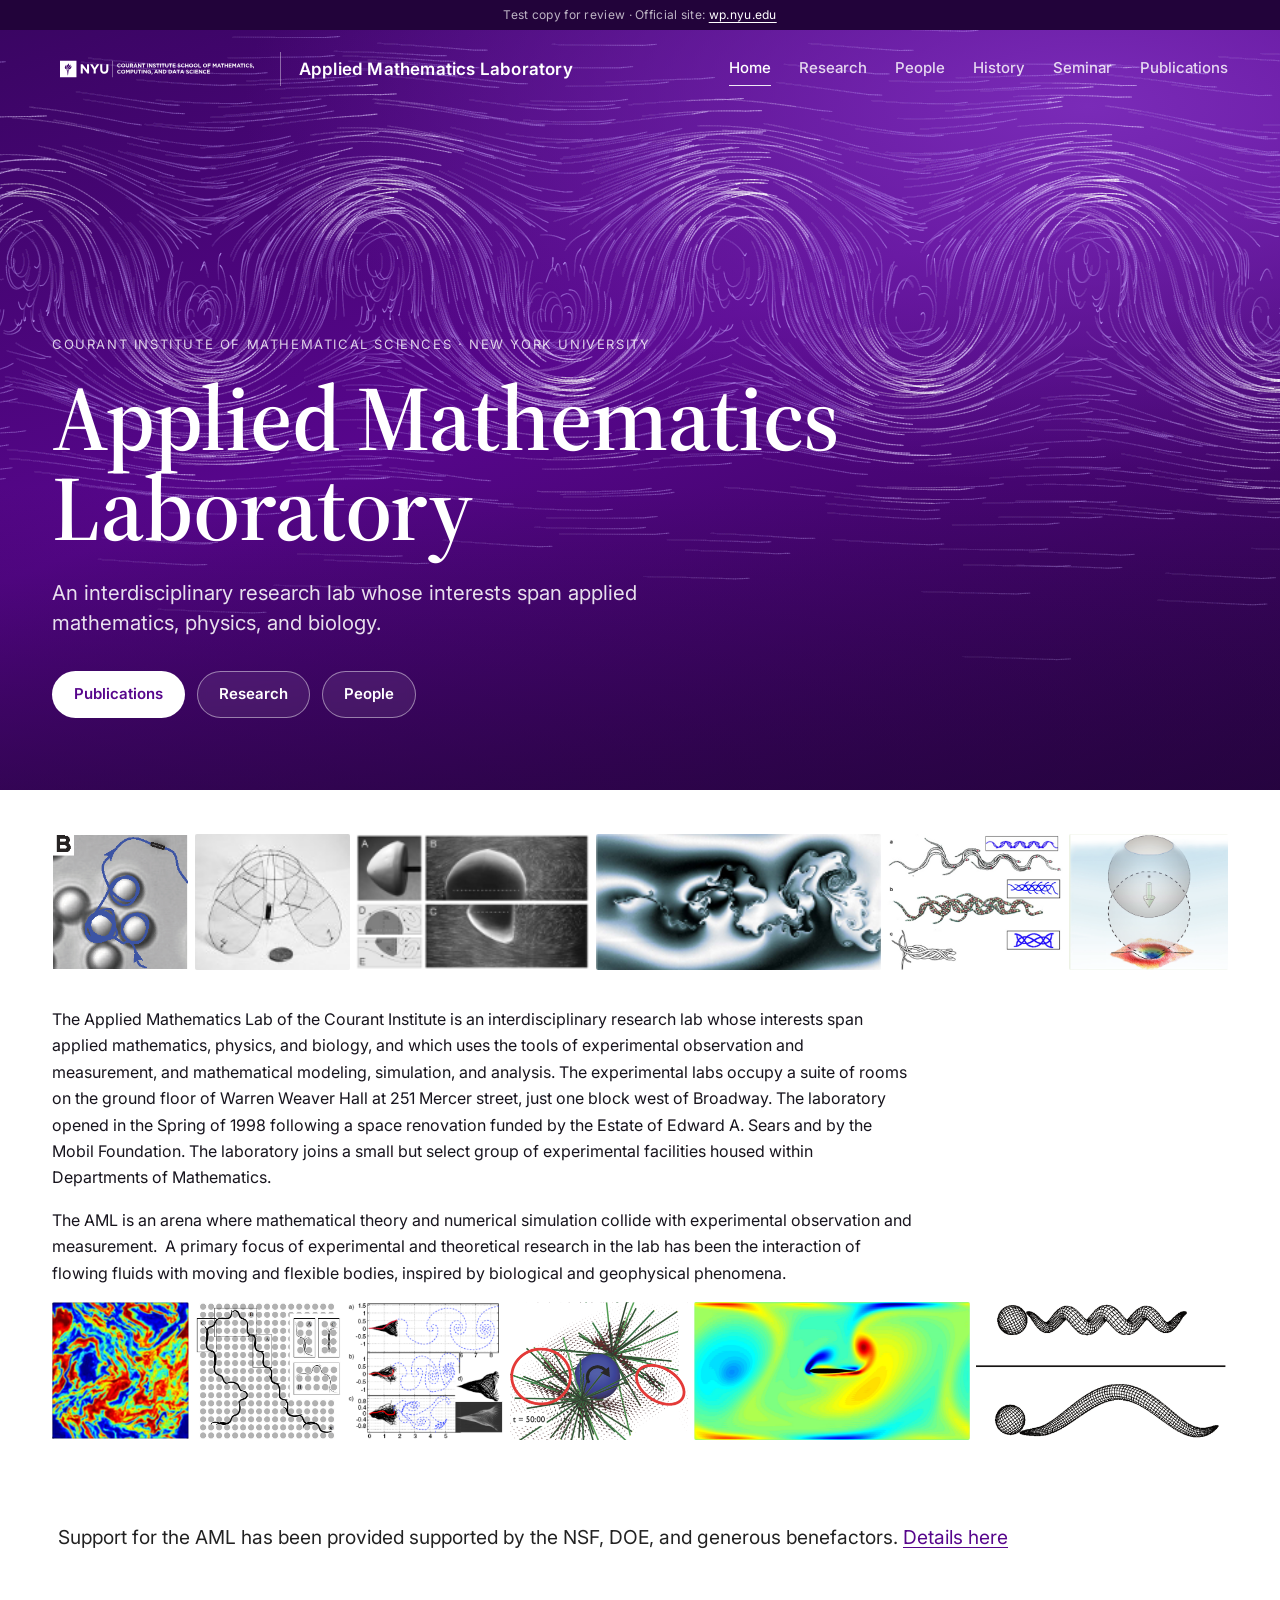
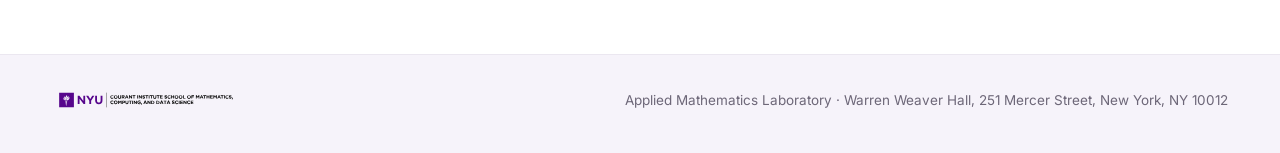
<file: index.html>
<!doctype html>
<html lang="en">
<head>
<meta charset="utf-8">
<meta name="viewport" content="width=device-width, initial-scale=1">
<meta name="robots" content="noindex, nofollow">
<title>The Applied Mathematics Laboratory at the Courant Institute | Applied Mathematics Laboratory</title>
<link rel="preconnect" href="https://fonts.googleapis.com"><link rel="preconnect" href="https://fonts.gstatic.com" crossorigin><link href="https://fonts.googleapis.com/css2?family=Inter:wght@400;500;600;700&family=Source+Serif+4:opsz,wght@8..60,400;8..60,600&display=swap" rel="stylesheet">
<link rel="stylesheet" href="assets/site.css">
</head>
<body class="page-index">
<div class="testbar">Test copy for review · Official site: <a href="https://wp.nyu.edu/courantinstituteofmathematicalsciences-aml/">wp.nyu.edu</a></div>
<section class="hero">
<canvas id="flow" aria-hidden="true"></canvas>
<header class="site over"><div class="wrap bar">
<a class="brand" href="index.html"><img src="assets/logos/NYUCourant_Long-White.svg" alt="NYU Courant"><span class="sep"></span><span class="lab">Applied Mathematics Laboratory</span></a>
<nav class="main"><a href="index.html" aria-current="page" class="on">Home</a><a href="research.html">Research</a><a href="people.html">People</a><a href="history.html">History</a><a href="seminar.html">Seminar</a><a href="publications.html">Publications</a></nav>
</div></header>
<div class="wrap hero-text">
<p class="eyebrow">Courant Institute of Mathematical Sciences · New York University</p>
<h1>Applied Mathematics<br>Laboratory</h1>
<p class="lede">An interdisciplinary research lab whose interests span applied mathematics, physics, and biology.</p>
<p class="cta"><a class="btn" href="publications.html">Publications</a><a class="btn ghost" href="research.html">Research</a><a class="btn ghost" href="people.html">People</a></p>
</div>
</section>
<main class="wrap content">
<div class="strip"><figure style="flex: 1.004 1 0%"><img src="assets/old/aml/images/TPBSZ2013.png" width="235" height="234" alt="" loading="lazy"></figure><figure style="flex: 1.140 1 0%"><img src="assets/old/ristroph/images/jellyfish2s.jpg" width="114" height="100" alt="" loading="lazy"></figure><figure style="flex: 1.720 1 0%"><img src="assets/old/ristroph/images/RMCSZ2012s.png" width="172" height="100" alt="" loading="lazy"></figure><figure style="flex: 2.090 1 0%"><img src="assets/old/ristroph/images/flag2008s.png" width="209" height="100" alt="" loading="lazy"></figure><figure style="flex: 1.288 1 0%"><img src="assets/old/aml/wetlab/pubImages/HS2012_s.png" width="291" height="226" alt="" loading="lazy"></figure><figure style="flex: 1.170 1 0%"><img src="assets/old/aml/home-stripe-drop.png" width="448" height="383" alt="" loading="lazy"></figure></div>
<p class="p1">The Applied Mathematics Lab of the Courant Institute is an interdisciplinary research lab whose interests span applied mathematics, physics, and biology, and which uses the tools of experimental observation and measurement, and mathematical modeling, simulation, and analysis. The experimental labs occupy a suite of rooms on the ground floor of Warren Weaver Hall at 251 Mercer street, just one block west of Broadway. The laboratory opened in the Spring of 1998 following a space renovation funded by the Estate of Edward A. Sears and by the Mobil Foundation. The laboratory joins a small but select group of experimental facilities housed within Departments of Mathematics.</p>
<p class="p1">The AML is an arena where mathematical theory and numerical simulation collide with experimental observation and measurement.&nbsp; A primary focus of experimental and theoretical research in the lab has been the interaction of flowing fluids with moving and flexible bodies, inspired by biological and geophysical phenomena.</p>
<div class="strip"><figure style="flex: 0.993 1 0%"><img src="assets/old/aml/wetlab/pubImages/SS2011.png" width="300" height="302" alt="" loading="lazy"></figure><figure style="flex: 1.067 1 0%"><img src="assets/old/aml/wetlab/pubImages/MKZS2011s.png" width="272" height="255" alt="" loading="lazy"></figure><figure style="flex: 1.140 1 0%"><img src="assets/old/aml/wetlab/pubImages/chaos.png" width="245" height="215" alt="" loading="lazy"></figure><figure style="flex: 1.292 1 0%"><img src="assets/old/aml/images/SMPS.png" width="712" height="551" alt="" loading="lazy"></figure><figure style="flex: 2.009 1 0%"><img src="assets/old/aml/images/FW_2.png" width="900" height="448" alt="" loading="lazy"></figure><figure style="flex: 1.829 1 0%"><img src="assets/old/aml/images/KWS2013.png" width="900" height="492" alt="" loading="lazy"></figure></div>
<p>&nbsp;</p>
<table width="100%">
<tbody>
<tr>
<td align="left"><span style="color: #222222; font-size: 12pt;"><big>Support for the AML has been provided supported by the NSF, DOE, and generous benefactors.&nbsp;<a href="https://web.archive.org/web/20251015053223/https://math.nyu.edu/aml/wetlab/Resources.html">Details here</a></big></span></td>
</tr>
</tbody>
</table>

</main>
<footer class="site"><div class="wrap"><img src="assets/logos/NYUCourant_Long-Color.svg" alt="NYU Courant"><span>Applied Mathematics Laboratory · Warren Weaver Hall, 251 Mercer Street, New York, NY 10012</span></div></footer>
<script src="assets/site.js" defer></script>
</body>
</html>
</file>
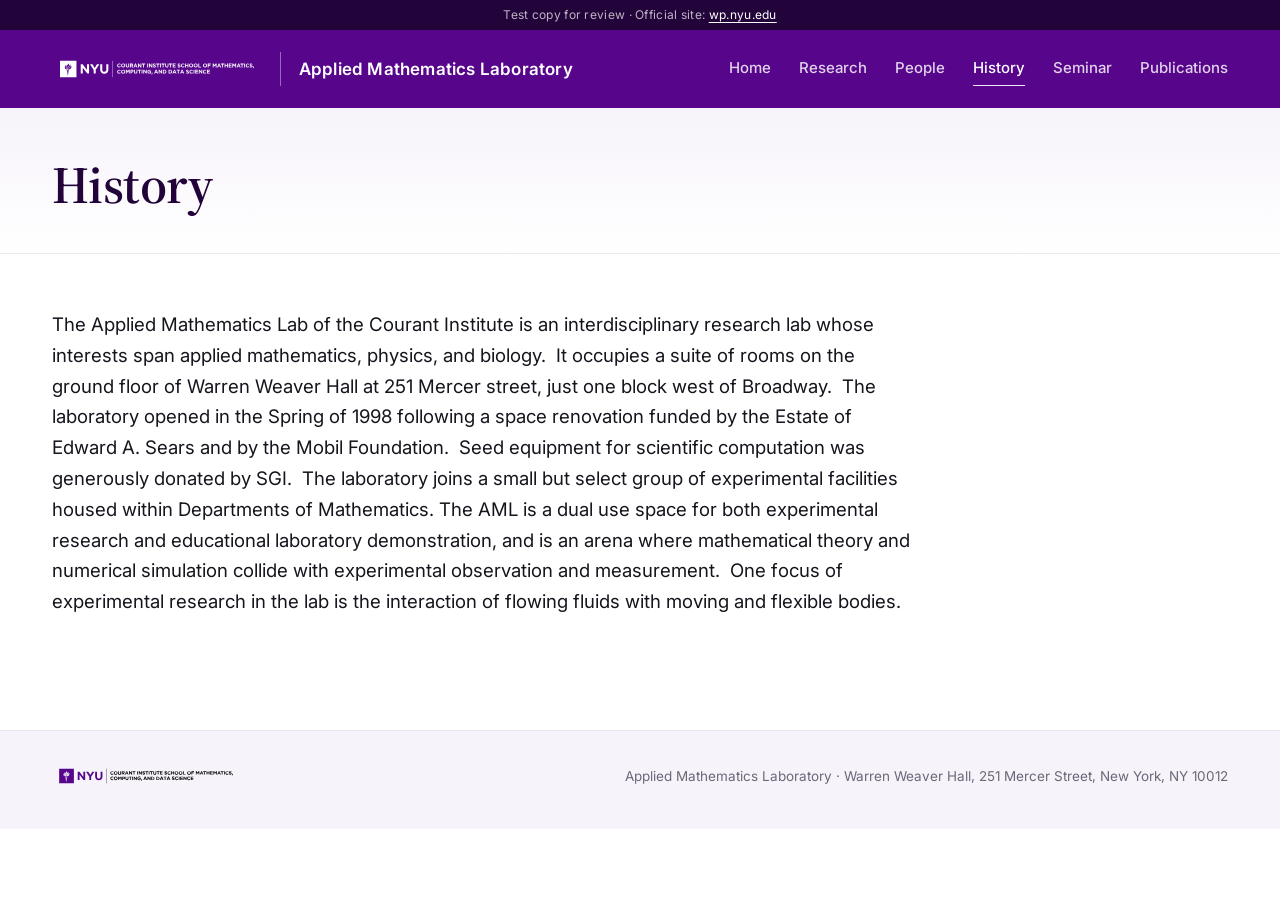
<file: history.html>
<!doctype html>
<html lang="en">
<head>
<meta charset="utf-8">
<meta name="viewport" content="width=device-width, initial-scale=1">
<meta name="robots" content="noindex, nofollow">
<title>History | Applied Mathematics Laboratory</title>
<link rel="preconnect" href="https://fonts.googleapis.com"><link rel="preconnect" href="https://fonts.gstatic.com" crossorigin><link href="https://fonts.googleapis.com/css2?family=Inter:wght@400;500;600;700&family=Source+Serif+4:opsz,wght@8..60,400;8..60,600&display=swap" rel="stylesheet">
<link rel="stylesheet" href="assets/site.css">
</head>
<body class="page-history">
<div class="testbar">Test copy for review · Official site: <a href="https://wp.nyu.edu/courantinstituteofmathematicalsciences-aml/">wp.nyu.edu</a></div>
<header class="site"><div class="wrap bar">
<a class="brand" href="index.html"><img src="assets/logos/NYUCourant_Long-White.svg" alt="NYU Courant"><span class="sep"></span><span class="lab">Applied Mathematics Laboratory</span></a>
<nav class="main"><a href="index.html">Home</a><a href="research.html">Research</a><a href="people.html">People</a><a href="history.html" aria-current="page" class="on">History</a><a href="seminar.html">Seminar</a><a href="publications.html">Publications</a></nav>
</div></header>
<div class="page-head"><div class="wrap"><h1>History</h1></div></div>
<main class="wrap content">
<p><span style="font-size: 14pt;">The Applied Mathematics Lab of the Courant Institute is an interdisciplinary research lab whose interests span applied mathematics, physics, and biology.&nbsp; It occupies a suite of rooms on the ground floor of Warren Weaver Hall at 251 Mercer street, just one block west of Broadway.&nbsp;&nbsp;The laboratory opened in the Spring of 1998 following a space renovation funded by the Estate of Edward A. Sears and by the Mobil Foundation.&nbsp; Seed equipment for scientific computation was generously donated by SGI.&nbsp; The laboratory joins a small but select group of experimental facilities housed within Departments of Mathematics. The AML is a dual use space for both experimental research and educational laboratory demonstration, and is an arena where mathematical theory and numerical simulation collide with experimental observation and measurement.&nbsp; One focus of experimental research in the lab is the interaction of flowing fluids with moving and flexible bodies.</span></p>

</main>
<footer class="site"><div class="wrap"><img src="assets/logos/NYUCourant_Long-Color.svg" alt="NYU Courant"><span>Applied Mathematics Laboratory · Warren Weaver Hall, 251 Mercer Street, New York, NY 10012</span></div></footer>
<script src="assets/site.js" defer></script>
</body>
</html>
</file>
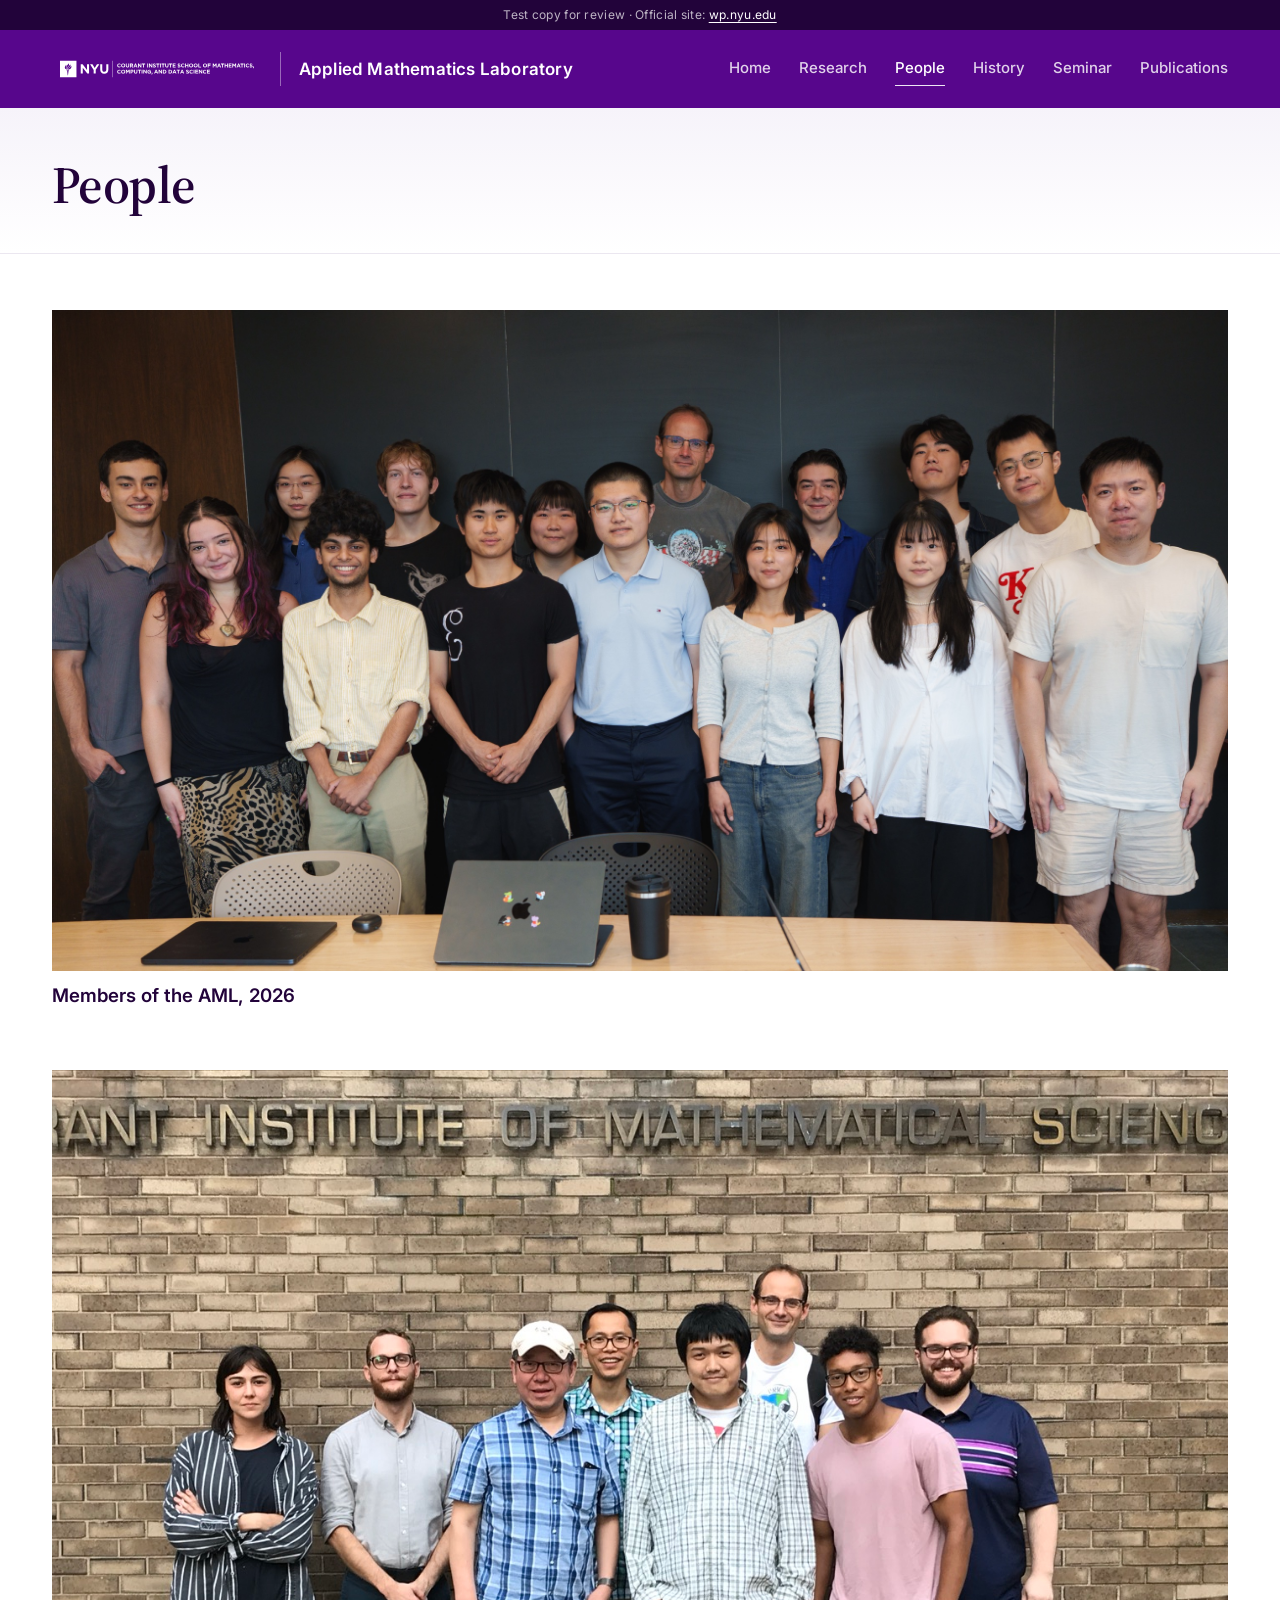
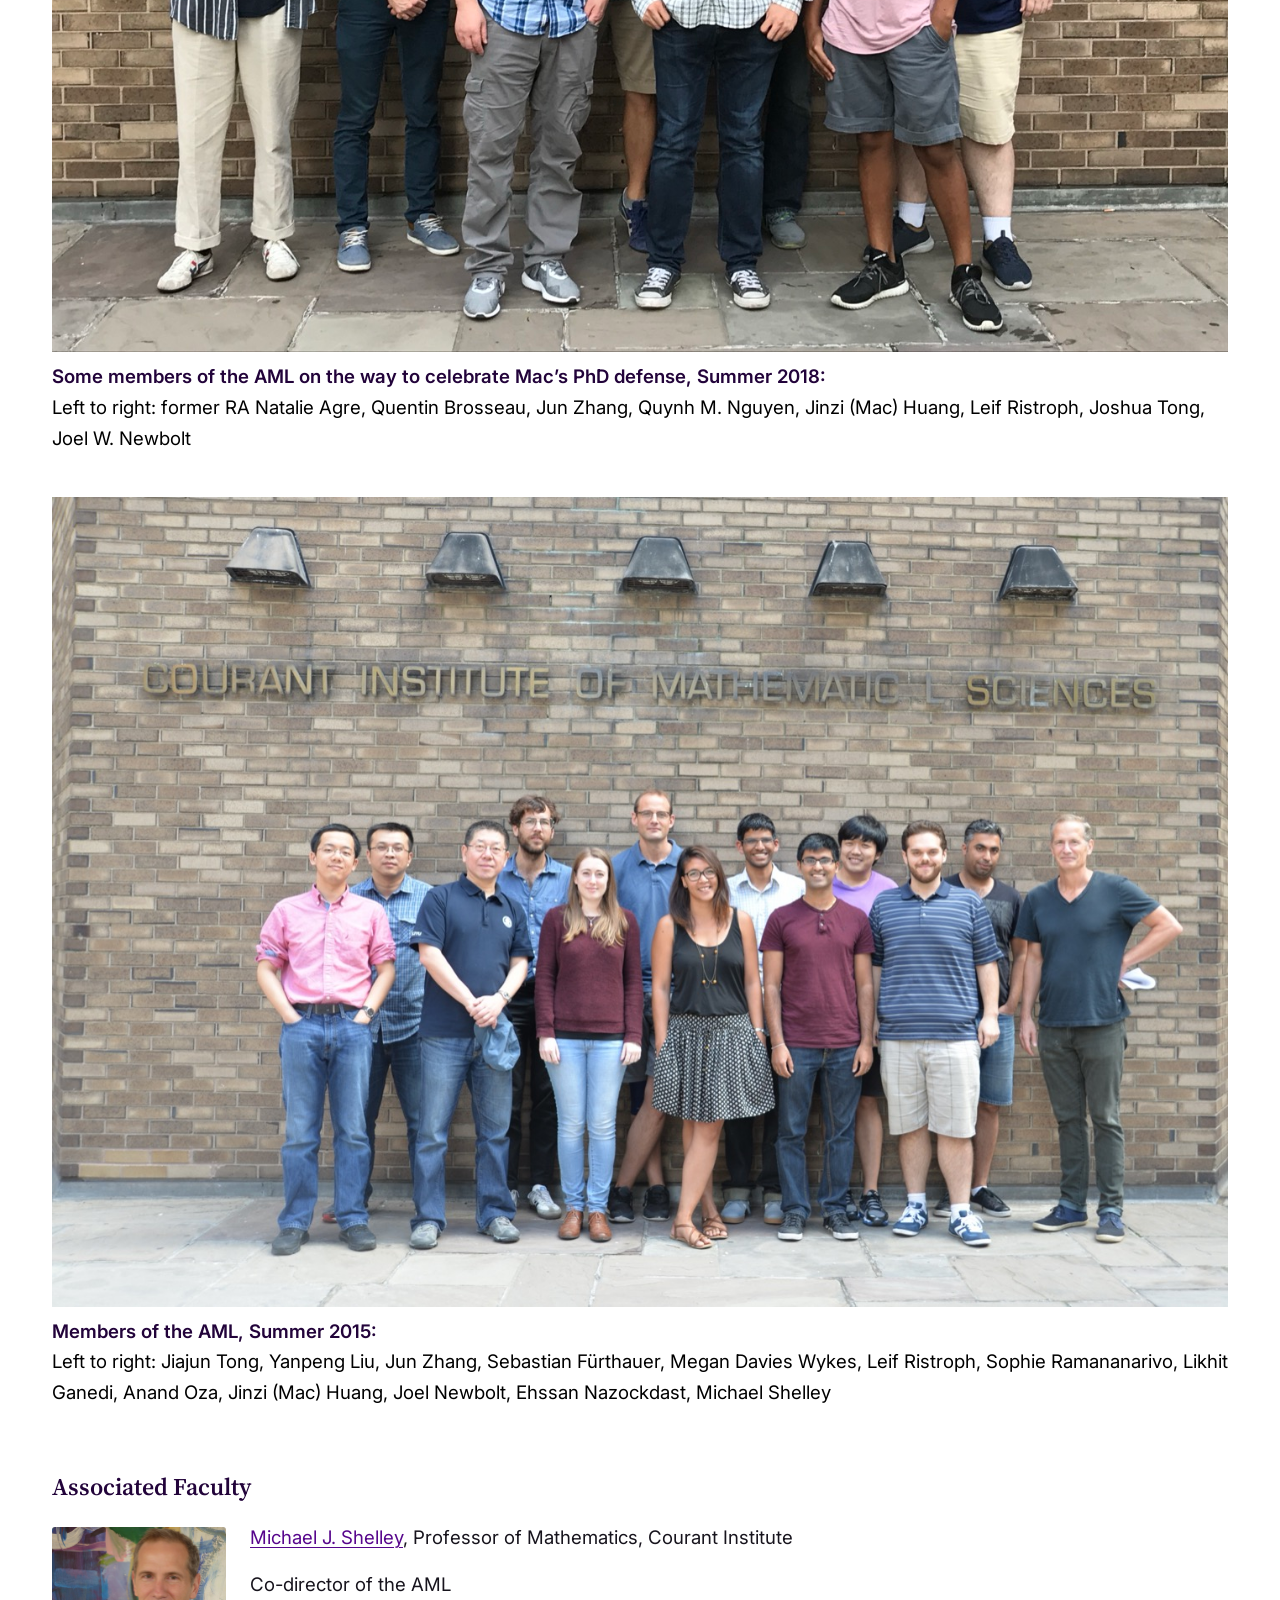
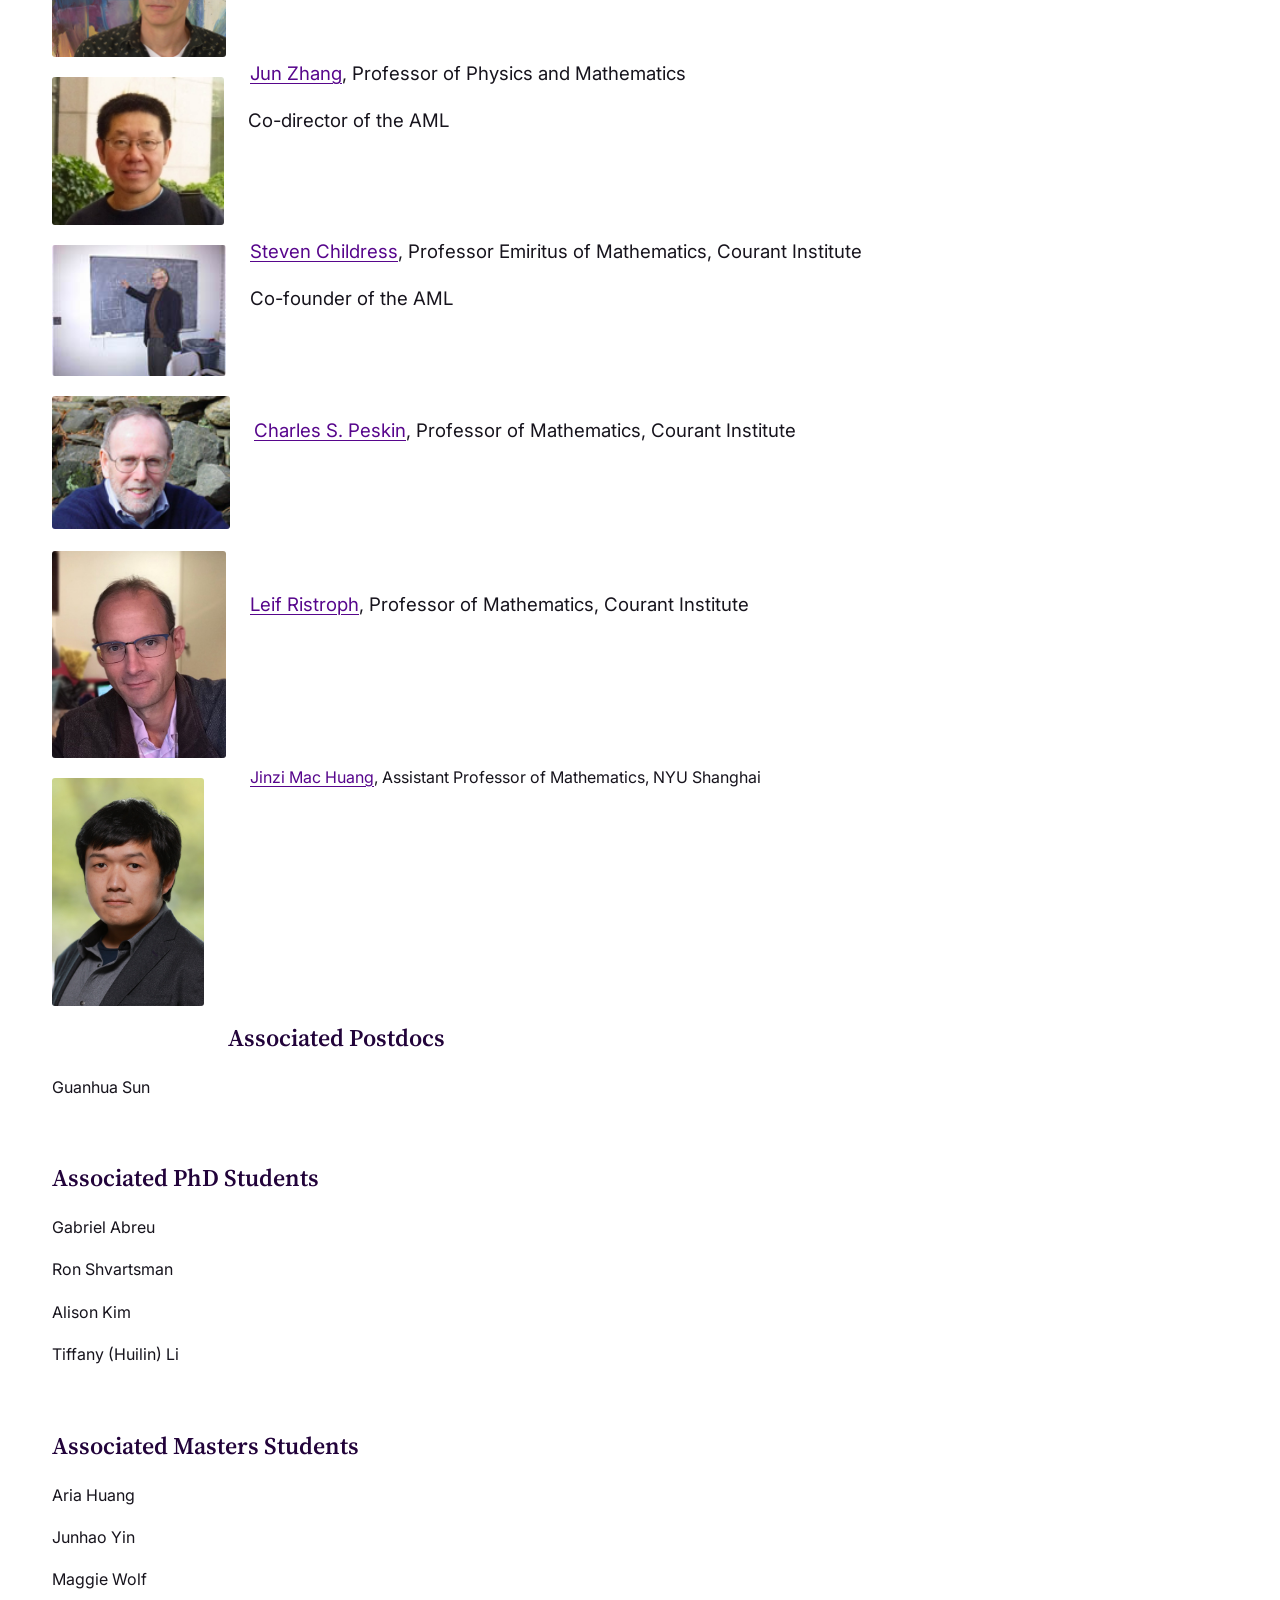
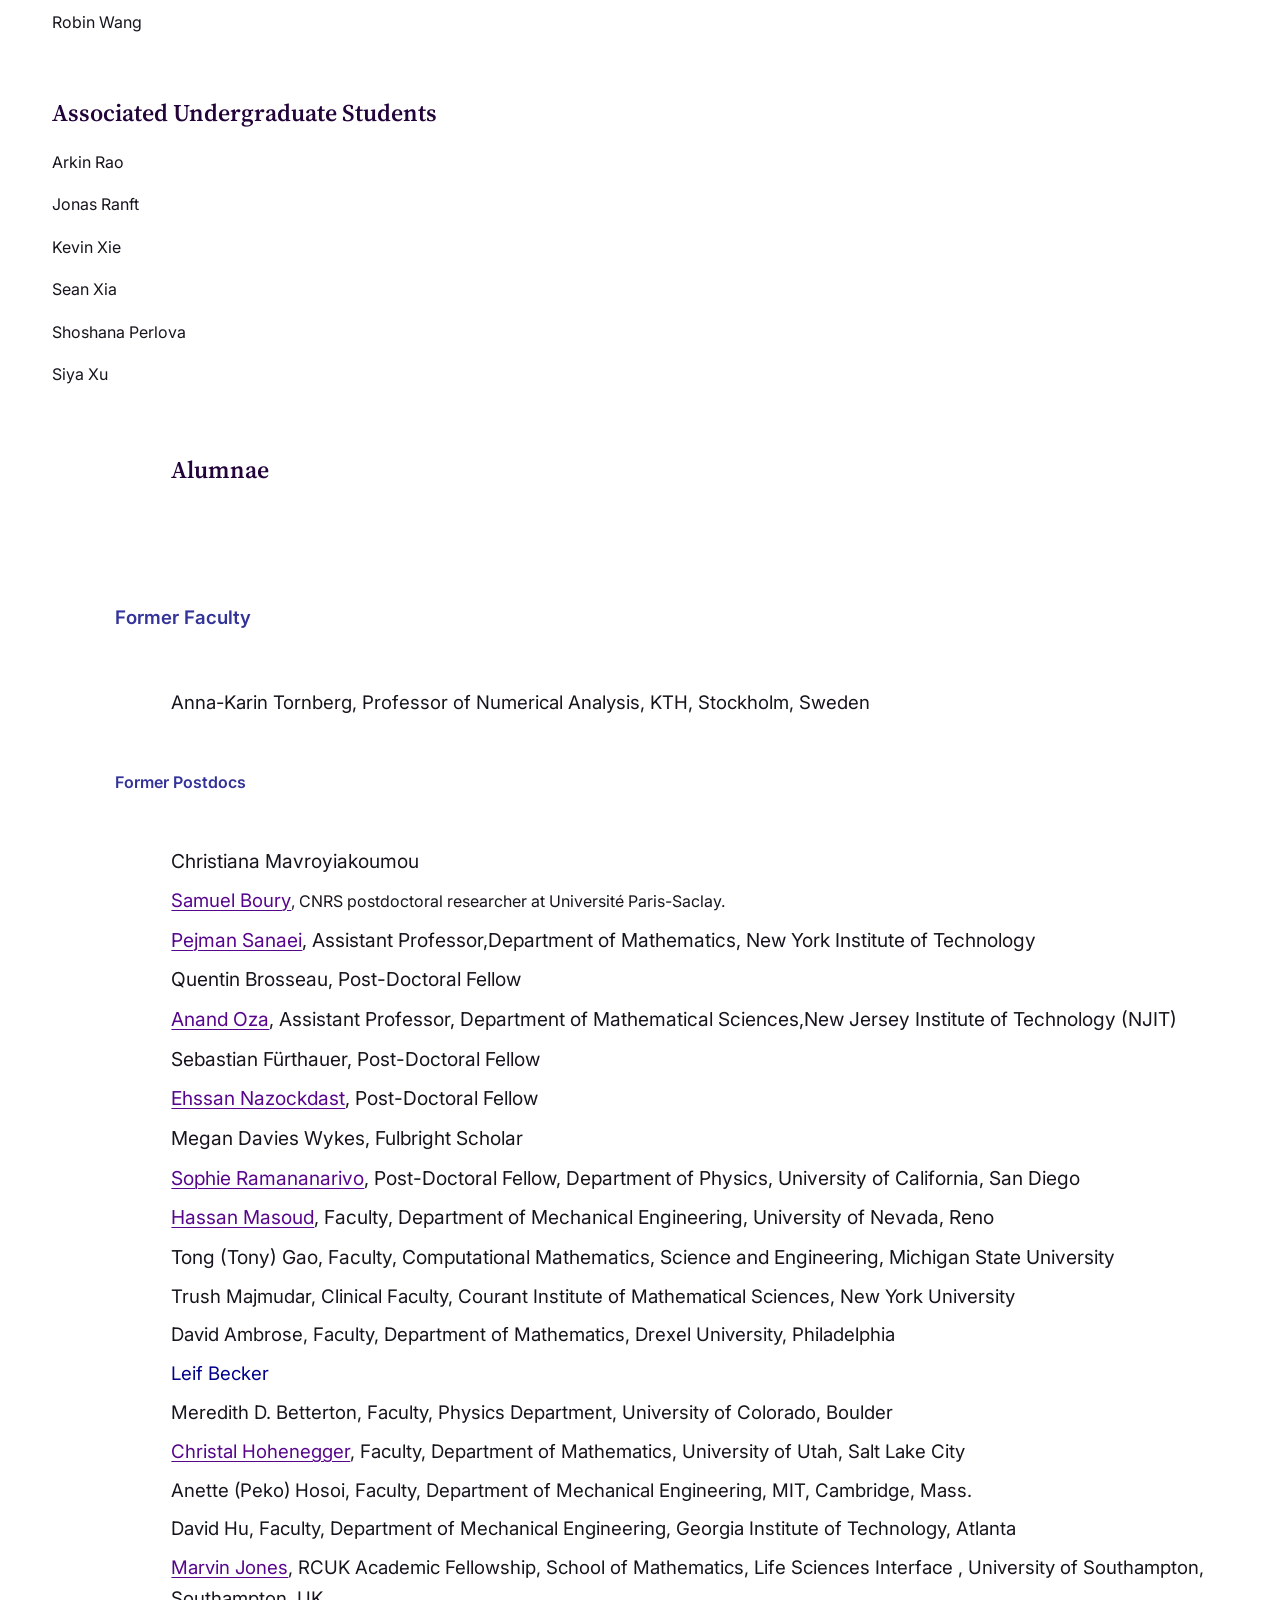
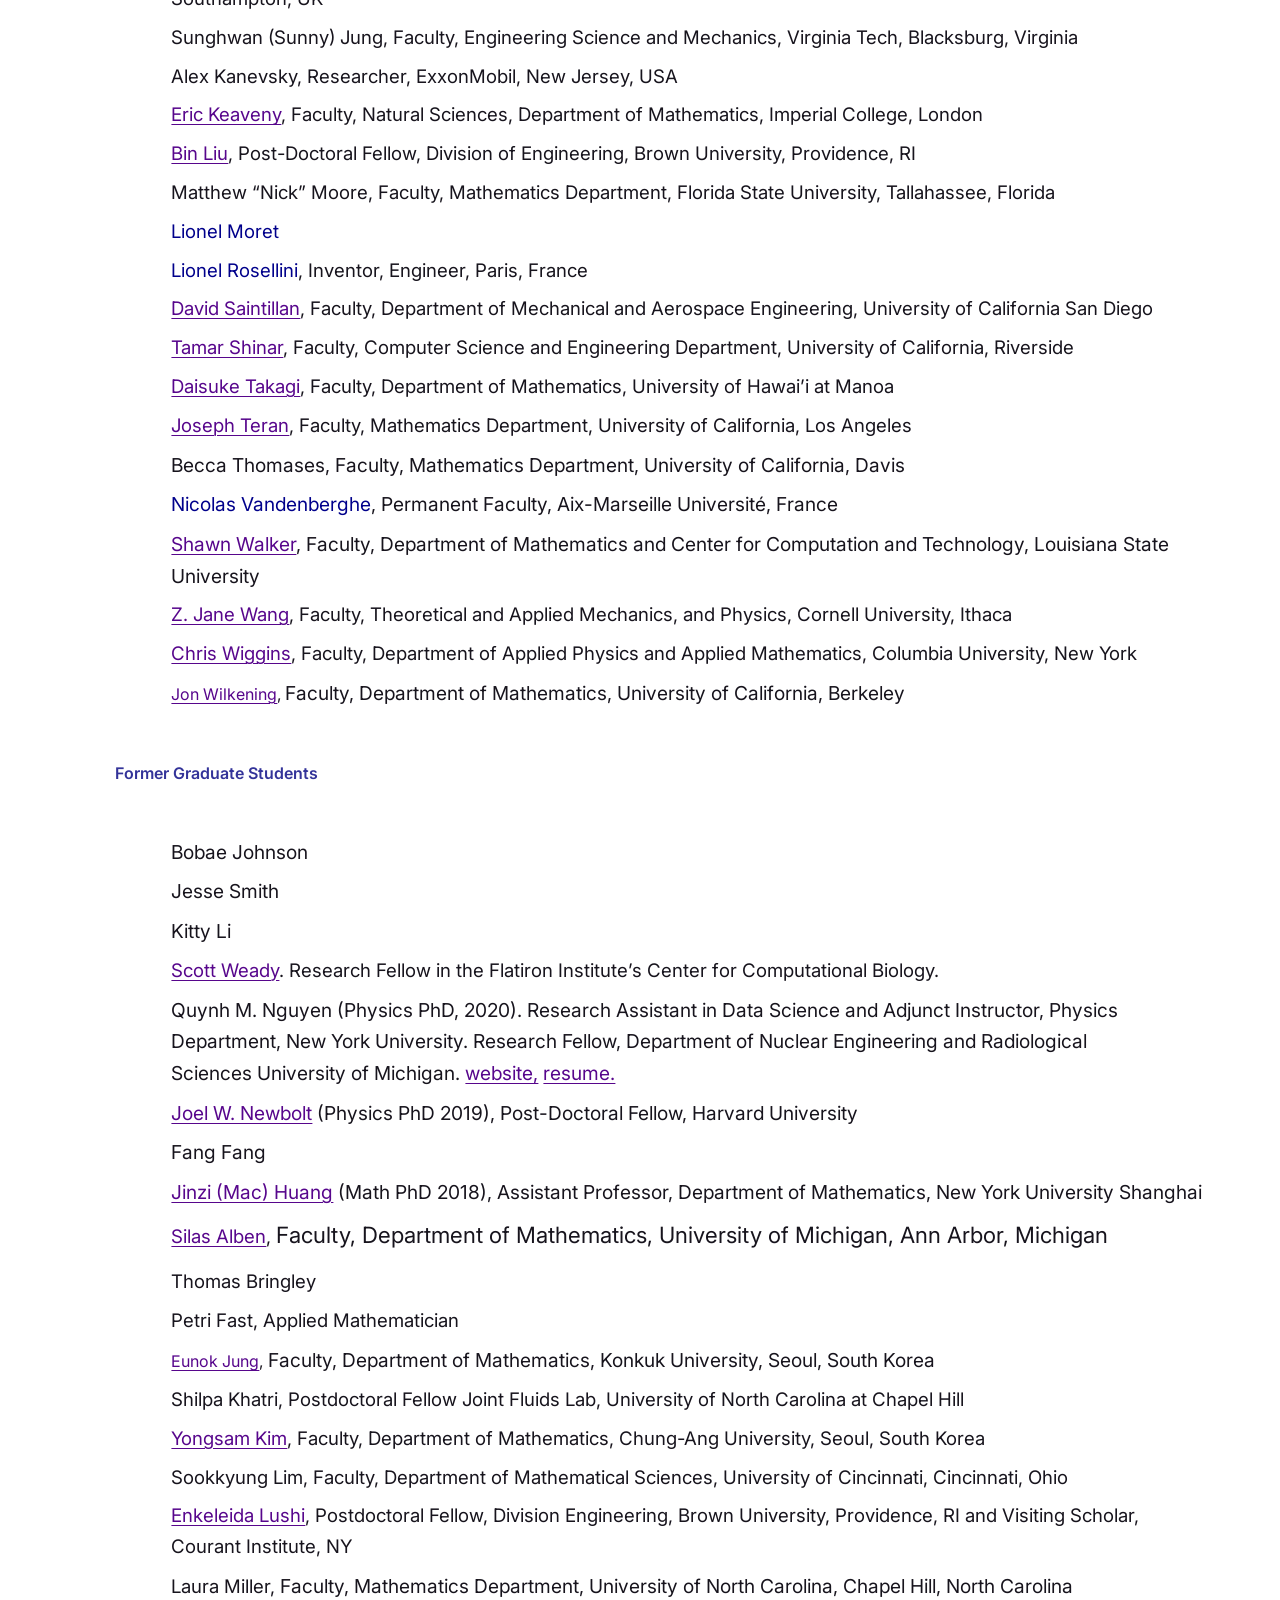
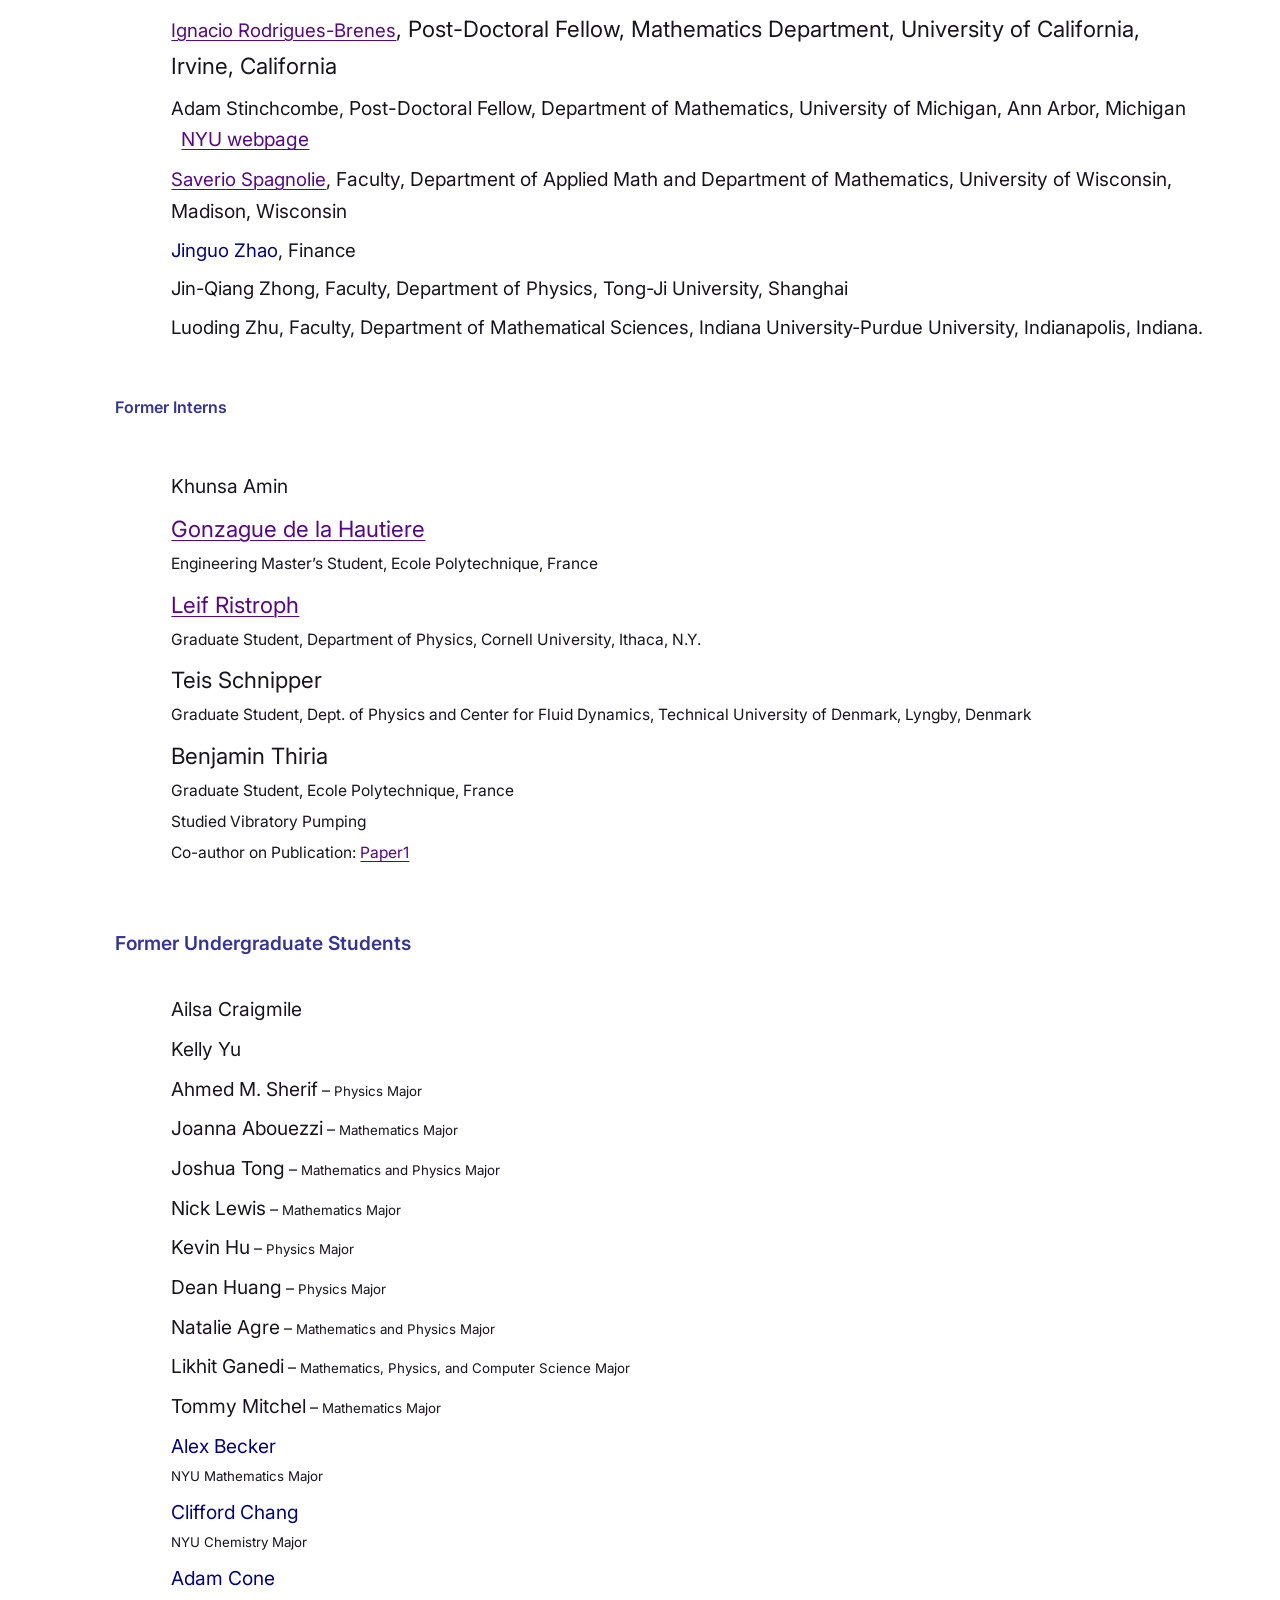
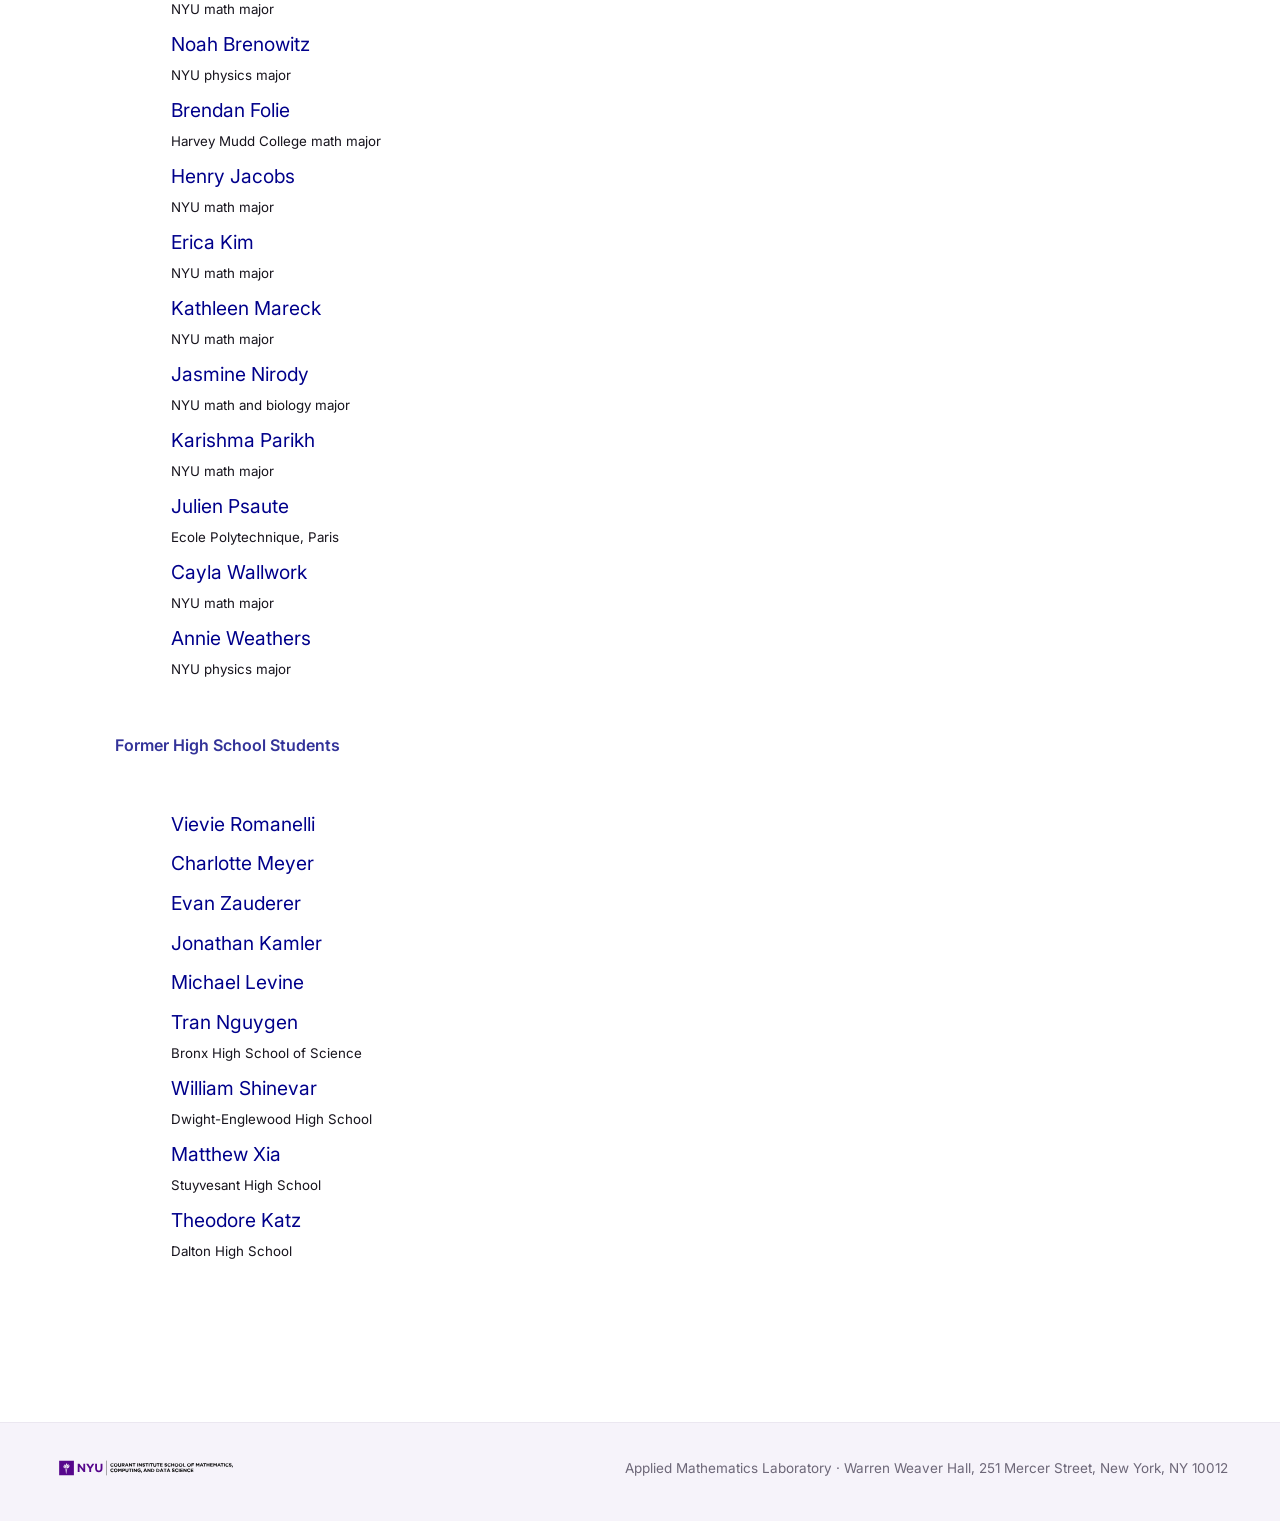
<file: people.html>
<!doctype html>
<html lang="en">
<head>
<meta charset="utf-8">
<meta name="viewport" content="width=device-width, initial-scale=1">
<meta name="robots" content="noindex, nofollow">
<title>People | Applied Mathematics Laboratory</title>
<link rel="preconnect" href="https://fonts.googleapis.com"><link rel="preconnect" href="https://fonts.gstatic.com" crossorigin><link href="https://fonts.googleapis.com/css2?family=Inter:wght@400;500;600;700&family=Source+Serif+4:opsz,wght@8..60,400;8..60,600&display=swap" rel="stylesheet">
<link rel="stylesheet" href="assets/site.css">
</head>
<body class="page-people">
<div class="testbar">Test copy for review · Official site: <a href="https://wp.nyu.edu/courantinstituteofmathematicalsciences-aml/">wp.nyu.edu</a></div>
<header class="site"><div class="wrap bar">
<a class="brand" href="index.html"><img src="assets/logos/NYUCourant_Long-White.svg" alt="NYU Courant"><span class="sep"></span><span class="lab">Applied Mathematics Laboratory</span></a>
<nav class="main"><a href="index.html">Home</a><a href="research.html">Research</a><a href="people.html" aria-current="page" class="on">People</a><a href="history.html">History</a><a href="seminar.html">Seminar</a><a href="publications.html">Publications</a></nav>
</div></header>
<div class="page-head"><div class="wrap"><h1>People</h1></div></div>
<main class="wrap content">
<p></p>
<p class="wp-block-paragraph"><span style="font-size: 14pt;"><img decoding="async" src="assets/people/AML-2026.jpg" alt="Members of the AML, 2026" /></span><br /><span style="color: black; font-size: 14pt;"><b>Members of the AML, 2026</b></span></p>
<p>&nbsp;</p>
<p class="wp-block-paragraph"><span style="font-size: 14pt;"><img decoding="async" src="assets/old/aml/wetlab/AML_Summer_2018.jpg" alt="" /></span><br /><span style="color: black; font-size: 14pt;"><b>Some members of the AML on the way to celebrate Mac&#8217;s PhD defense, Summer 2018:</b><br />Left to right: former RA Natalie Agre, Quentin Brosseau, Jun Zhang, Quynh M. Nguyen, Jinzi (Mac) Huang, Leif Ristroph, Joshua Tong, Joel W. Newbolt</span></p>
<p><br /><span style="font-size: 14pt;"><img decoding="async" src="assets/old/aml/wetlab/AML_Summer_2015.jpg" alt="" /></span><br /><span style="color: black; font-size: 14pt;"><b>Members of the AML, Summer 2015:</b><br />Left to right: Jiajun Tong, Yanpeng Liu, Jun Zhang, Sebastian Fürthauer, Megan Davies Wykes, Leif Ristroph, Sophie Ramananarivo, Likhit Ganedi, Anand Oza, Jinzi (Mac) Huang, Joel Newbolt, Ehssan Nazockdast, Michael Shelley</span></p>
<p>&nbsp;</p>
<p><span style="font-size: 14pt;"><strong>Associated Faculty</strong></span></p>
<p><span style="font-size: 14pt;">



</span></p>
<p><span style="font-size: 14pt;"><img loading="lazy" decoding="async" class="alignleft" src="assets/old/aml/wetlab/images/miken_m.jpg" alt="Mike Shelley's
                  pic" width="174" height="131" /></span></p>
<h2 class="wp-block-heading"><span style="font-size: 14pt;"><a href="https://math.nyu.edu/~shelley/index.html">Michael J. Shelley</a>, Professor of Mathematics, Courant Institute</span></h2>
<p><span style="font-size: 14pt;">Co-director of the AML</span></p>
<p>&nbsp;</p>
<p><span style="font-size: 14pt;"><img loading="lazy" decoding="async" class="alignleft" src="assets/old/aml/wetlab/images/Jun4PhysM.jpg" width="172" height="148" /></span></p>
<p><span style="font-size: 14pt;"><a href="https://web.archive.org/web/20250214123031/https://physics.nyu.edu/jz11/">Jun Zhang</a>, Professor of Physics and Mathematics</span></p>
<p><span style="font-size: 14pt;">Co-director of the AML</span></p>
<p>&nbsp;</p>
<p>&nbsp;</p>
<p><span style="font-size: 14pt;"><img loading="lazy" decoding="async" class="alignleft" src="assets/old/aml/wetlab/images/steve-s.jpg" width="174" height="131" /></span></p>
<p><span style="font-size: 14pt;"><a href="https://math.nyu.edu/~childres/index.html">Steven Childress</a>, Professor Emiritus of Mathematics, Courant Institute</span></p>
<p><span style="font-size: 14pt;">Co-founder of the AML</span></p>
<p>&nbsp;</p>
<p><span style="font-size: 14pt;"><img loading="lazy" decoding="async" class="alignleft" src="assets/old/aml/wetlab/images/peskin_s.jpg" width="178" height="133" /></span></p>
<p>&nbsp;</p>
<p><span style="font-size: 14pt;"><a href="https://math.nyu.edu/~peskin/index.html">Charles S. Peskin</a>, Professor of Mathematics, Courant Institute</span></p>
<p>&nbsp;</p>
<p>&nbsp;</p>
<p><span style="font-size: 14pt;"><img decoding="async" class="alignleft" src="assets/people/Leif-Ristroph.jpg" width="174" alt="Leif Ristroph" /></span></p>
<p>&nbsp;</p>
<p><span style="font-size: 14pt;"><a href="https://math.nyu.edu/~ristroph/">Leif Ristroph</a>, Professor of Mathematics, Courant Institute</span></p>
<p>&nbsp;</p>
<p>&nbsp;</p>
<p><img loading="lazy" decoding="async" class="alignleft" src="assets/old/sites/default/files/field/profile/jinzi_huang.jpg" width="152" height="228" /></p>
<p>&nbsp;</p>
<p><a href="https://math.nyu.edu/~jinzi/">Jinzi Mac Huang</a>, Assistant Professor of Mathematics, NYU Shanghai</p>
<p>&nbsp;</p>
<p>&nbsp;</p>
<p>&nbsp;</p>
<p>&nbsp;</p>
<p>&nbsp;</p>
<p><span style="font-size: 14pt;"><strong>Associated Postdocs</strong></span></p>
<p>Guanhua Sun</p>
<p>&nbsp;</p>
<p><span style="font-size: 14pt;"><strong>Associated PhD Students</strong></span></p>
<p>Gabriel Abreu</p>
<p>Ron Shvartsman</p>
<p>Alison Kim</p>
<p>Tiffany (Huilin) Li</p>
<p>&nbsp;</p>
<p><span style="font-size: 14pt;"><strong>Associated Masters Students</strong></span></p>
<p>Aria Huang</p>
<p>Junhao Yin</p>
<p>Maggie Wolf</p>
<p>Robin Wang</p>
<p>&nbsp;</p>
<p><span style="font-size: 14pt;"><strong>Associated Undergraduate Students</strong></span></p>
<p>Arkin Rao</p>
<p>Jonas Ranft</p>
<p>Kevin Xie</p>
<p>Sean Xia</p>
<p>Shoshana Perlova</p>
<p>Siya Xu</p>
<p>&nbsp;</p>
<table style="width: 100%; height: 4707px;" border="0" width="640">
<tbody>
<tr style="height: 124px;">
<td style="height: 124px; width: 9.60698%;" colspan="2"><span style="font-size: 18pt;">&nbsp;</span>
<div align="left"><small></small>
<p>&nbsp;</p>
<small></small></div>
</td>
<td style="height: 124px; width: 88.6463%;"><span style="font-size: 18pt;"><strong>Alumnae</strong></span></td>
<td style="width: 0.749064%;">&nbsp;</td>
</tr>
<tr style="height: 130px;">
<td style="height: 130px; width: 4.80349%;">&nbsp;</td>
<td style="height: 130px; width: 93.4498%;" colspan="2"><span style="font-size: 14pt;">&nbsp;</span>
<p><span style="font-size: 14pt;"><b><span style="color: #333399;">Former Faculty</span><br /><br /></b></span></p>
</td>
<td style="height: 130px; width: 0.749064%;">&nbsp;</td>
</tr>
<tr style="height: 30px;">
<td style="height: 30px; width: 4.80349%;" valign="top">&nbsp;</td>
<td style="height: 30px; width: 4.80349%;" valign="top">&nbsp;</td>
<td style="height: 30px; width: 88.6463%;" valign="top"><span style="font-size: 14pt;">Anna-Karin Tornberg, Professor of Numerical Analysis, KTH, Stockholm, Sweden</span></td>
<td style="height: 30px; width: 0.749064%;" valign="top">&nbsp;</td>
</tr>
<tr style="height: 130px;">
<td style="height: 130px; width: 4.80349%;">&nbsp;</td>
<td style="height: 130px; width: 93.4498%;" colspan="2"><span style="font-size: 12pt;">&nbsp;</span>
<p><span style="font-size: 12pt;"><b><span style="color: #333399;">Former Postdocs</span><br /><br /></b></span></p>
</td>
<td style="height: 130px; width: 0.749064%;">&nbsp;</td>
</tr>
<tr><td>&nbsp;</td><td>&nbsp;</td><td><span style="font-size: 12pt;"><big>Christiana Mavroyiakoumou</big></span></td><td>&nbsp;</td></tr>
<tr>
<td style="width: 4.80349%;">&nbsp;</td>
<td style="width: 4.80349%;">&nbsp;</td>
<td style="width: 88.6463%;"><a href="https://perso.ens-lyon.fr/samuel.boury/"><span style="font-size: 14pt;">Samuel Boury</span></a>, CNRS postdoctoral researcher at Université Paris-Saclay.</td>
<td style="width: 0.749064%;">&nbsp;</td>
</tr>
<tr style="height: 30px;">
<td style="height: 30px; width: 4.80349%;">&nbsp;</td>
<td style="height: 30px; width: 4.80349%;">&nbsp;</td>
<td style="height: 30px; width: 88.6463%;"><span style="font-size: 12pt;"><big><a href="https://sites.google.com/view/pejman-sanaeis-webpage/home">Pejman Sanaei</a>, Assistant Professor,Department of Mathematics, New York Institute of Technology</big></span></td>
<td style="height: 30px; width: 0.749064%;">&nbsp;</td>
</tr>
<tr style="height: 30px;">
<td style="height: 30px; width: 4.80349%;">&nbsp;</td>
<td style="height: 30px; width: 4.80349%;">&nbsp;</td>
<td style="height: 30px; width: 88.6463%;"><span style="font-size: 12pt;"><big>Quentin Brosseau, Post-Doctoral Fellow</big></span></td>
<td style="height: 30px; width: 0.749064%;">&nbsp;</td>
</tr>
<tr style="height: 60px;">
<td style="height: 60px; width: 4.80349%;">&nbsp;</td>
<td style="height: 60px; width: 4.80349%;">&nbsp;</td>
<td style="height: 60px; width: 88.6463%;"><span style="font-size: 12pt;"><big><a href="https://web.njit.edu/~oza/">Anand Oza</a>, Assistant Professor, Department of Mathematical Sciences,New Jersey Institute of Technology (NJIT)</big></span></td>
<td style="height: 60px; width: 0.749064%;">&nbsp;</td>
</tr>
<tr style="height: 30px;">
<td style="height: 30px; width: 4.80349%;">&nbsp;</td>
<td style="height: 30px; width: 4.80349%;">&nbsp;</td>
<td style="height: 30px; width: 88.6463%;"><span style="font-size: 12pt;"><big>Sebastian Fürthauer, Post-Doctoral Fellow</big></span></td>
<td style="height: 30px; width: 0.749064%;">&nbsp;</td>
</tr>
<tr style="height: 30px;">
<td style="height: 30px; width: 4.80349%;">&nbsp;</td>
<td style="height: 30px; width: 4.80349%;">&nbsp;</td>
<td style="height: 30px; width: 88.6463%;"><span style="font-size: 12pt;"><big><a href="https://aps.unc.edu/faculty-member/nazockdast-ehssan/">Ehssan Nazockdast</a>, Post-Doctoral Fellow</big></span></td>
<td style="height: 30px; width: 0.749064%;">&nbsp;</td>
</tr>
<tr style="height: 30px;">
<td style="height: 30px; width: 4.80349%;">&nbsp;</td>
<td style="height: 30px; width: 4.80349%;">&nbsp;</td>
<td style="height: 30px; width: 88.6463%;"><span style="font-size: 12pt;"><big>Megan Davies Wykes, Fulbright Scholar</big></span></td>
<td style="height: 30px; width: 0.749064%;">&nbsp;</td>
</tr>
<tr style="height: 30px;">
<td style="height: 30px; width: 4.80349%;">&nbsp;</td>
<td style="height: 30px; width: 4.80349%;">&nbsp;</td>
<td style="height: 30px; width: 88.6463%;"><span style="font-size: 12pt;"><big><a href="https://scholar.google.com/citations?user=fwqI3vEAAAAJ&amp;hl=en">Sophie Ramananarivo</a>, Post-Doctoral Fellow, Department of Physics, University of California, San Diego<br /></big></span></td>
<td style="height: 30px; width: 0.749064%;">&nbsp;</td>
</tr>
<tr style="height: 30px;">
<td style="height: 30px; width: 4.80349%;">&nbsp;</td>
<td style="height: 30px; width: 4.80349%;">&nbsp;</td>
<td style="height: 30px; width: 88.6463%;"><span style="font-size: 12pt;"><big><a href="https://www.mtu.edu/mechanical/people/faculty/masoud/">Hassan Masoud</a>, Faculty, Department of Mechanical Engineering, University of Nevada, Reno</big></span></td>
<td style="height: 30px; width: 0.749064%;">&nbsp;</td>
</tr>
<tr style="height: 60px;">
<td style="height: 60px; width: 4.80349%;">&nbsp;</td>
<td style="height: 60px; width: 4.80349%;">&nbsp;</td>
<td style="height: 60px; width: 88.6463%;"><span style="font-size: 12pt;"><big>Tong (Tony) Gao, Faculty, Computational Mathematics, Science and Engineering, Michigan State University</big></span></td>
<td style="height: 60px; width: 0.749064%;">&nbsp;</td>
</tr>
<tr style="height: 30px;">
<td style="height: 30px; width: 4.80349%;" valign="top">&nbsp;</td>
<td style="height: 30px; width: 4.80349%;" valign="top">&nbsp;</td>
<td style="height: 30px; width: 88.6463%;" valign="top"><span style="font-size: 14pt;">Trush Majmudar, Clinical Faculty, Courant Institute of Mathematical Sciences, New York University<br /></span></td>
<td style="height: 30px; width: 0.749064%;" valign="top">&nbsp;</td>
</tr>
<tr style="height: 30px;">
<td style="height: 30px; width: 4.80349%;" valign="top">&nbsp;</td>
<td style="height: 30px; width: 4.80349%;" valign="top">&nbsp;</td>
<td style="height: 30px; width: 88.6463%;" valign="top"><span style="font-size: 14pt;">David Ambrose, Faculty, Department of Mathematics, Drexel University, Philadelphia<br /></span></td>
<td style="height: 30px; width: 0.749064%;" valign="top">&nbsp;</td>
</tr>
<tr style="height: 30px;">
<td style="height: 30px; width: 4.80349%;">&nbsp;</td>
<td style="height: 30px; width: 4.80349%;">&nbsp;</td>
<td style="height: 30px; width: 88.6463%;"><span style="font-size: 14pt;"><span style="color: darkblue;">Leif Becker</span><br /></span></td>
<td style="height: 30px; width: 0.749064%;">&nbsp;</td>
</tr>
<tr style="height: 30px;">
<td style="height: 30px; width: 4.80349%;">&nbsp;</td>
<td style="height: 30px; width: 4.80349%;">&nbsp;</td>
<td style="height: 30px; width: 88.6463%;"><span style="font-size: 14pt;">Meredith D. Betterton, Faculty, Physics Department, University of Colorado, Boulder<br /></span></td>
<td style="height: 30px; width: 0.749064%;">&nbsp;</td>
</tr>
<tr style="height: 30px;">
<td style="height: 30px; width: 4.80349%;">&nbsp;</td>
<td style="height: 30px; width: 4.80349%;">&nbsp;</td>
<td style="height: 30px; width: 88.6463%;"><span style="font-size: 14pt;"><a href="http://www.math.utah.edu/%7Echoheneg/">Christal Hohenegger</a>, Faculty, Department of Mathematics, University of Utah, Salt Lake City<br /></span></td>
<td style="height: 30px; width: 0.749064%;">&nbsp;</td>
</tr>
<tr style="height: 30px;">
<td style="height: 30px; width: 4.80349%;">&nbsp;</td>
<td style="height: 30px; width: 4.80349%;">&nbsp;</td>
<td style="height: 30px; width: 88.6463%;"><span style="font-size: 14pt;">Anette (Peko) Hosoi, Faculty, Department of Mechanical Engineering, MIT, Cambridge, Mass.<br /></span></td>
<td style="height: 30px; width: 0.749064%;">&nbsp;</td>
</tr>
<tr style="height: 30px;">
<td style="height: 30px; width: 4.80349%;">&nbsp;</td>
<td style="height: 30px; width: 4.80349%;">&nbsp;</td>
<td style="height: 30px; width: 88.6463%;"><span style="font-size: 14pt;">David Hu, Faculty, Department of Mechanical Engineering, Georgia Institute of Technology, Atlanta<br /></span></td>
<td style="height: 30px; width: 0.749064%;">&nbsp;</td>
</tr>
<tr style="height: 60px;">
<td style="height: 60px; width: 4.80349%;">&nbsp;</td>
<td style="height: 60px; width: 4.80349%;">&nbsp;</td>
<td style="height: 60px; width: 88.6463%;"><span style="font-size: 14pt;"><a href="http://vimeo.com/user2613343">Marvin Jones</a>, RCUK Academic Fellowship, School of Mathematics, Life Sciences Interface , University of Southampton, Southampton, UK<br /></span></td>
<td style="height: 60px; width: 0.749064%;">&nbsp;</td>
</tr>
<tr style="height: 30px;">
<td style="height: 30px; width: 4.80349%;">&nbsp;</td>
<td style="height: 30px; width: 4.80349%;">&nbsp;</td>
<td style="height: 30px; width: 88.6463%;"><span style="font-size: 14pt;">Sunghwan (Sunny) Jung, Faculty, Engineering Science and Mechanics, Virginia Tech, Blacksburg, Virginia<br /></span></td>
<td style="height: 30px; width: 0.749064%;">&nbsp;</td>
</tr>
<tr style="height: 30px;">
<td style="height: 30px; width: 4.80349%;">&nbsp;</td>
<td style="height: 30px; width: 4.80349%;">&nbsp;</td>
<td style="height: 30px; width: 88.6463%;"><span style="font-size: 14pt;">Alex Kanevsky, Researcher, ExxonMobil, New Jersey, USA<br /></span></td>
<td style="height: 30px; width: 0.749064%;">&nbsp;</td>
</tr>
<tr style="height: 30px;">
<td style="height: 30px; width: 4.80349%;">&nbsp;</td>
<td style="height: 30px; width: 4.80349%;">&nbsp;</td>
<td style="height: 30px; width: 88.6463%;"><span style="font-size: 14pt;"><a href="http://www3.imperial.ac.uk/people/e.keaveny">Eric Keaveny</a>, Faculty, Natural Sciences, Department of Mathematics, Imperial College, London<br /></span></td>
<td style="height: 30px; width: 0.749064%;">&nbsp;</td>
</tr>
<tr style="height: 30px;">
<td style="height: 30px; width: 4.80349%;">&nbsp;</td>
<td style="height: 30px; width: 4.80349%;">&nbsp;</td>
<td style="height: 30px; width: 88.6463%;"><span style="font-size: 14pt;"><a href="http://brown.academia.edu/BinLiu">Bin Liu</a>, Post-Doctoral Fellow, Division of Engineering, Brown University, Providence, RI<br /></span></td>
<td style="height: 30px; width: 0.749064%;">&nbsp;</td>
</tr>
<tr style="height: 60px;">
<td style="height: 60px; width: 4.80349%;">&nbsp;</td>
<td style="height: 60px; width: 4.80349%;">&nbsp;</td>
<td style="height: 60px; width: 88.6463%;"><span style="font-size: 14pt;">Matthew &#8220;Nick&#8221; Moore, Faculty, Mathematics Department, Florida State University, Tallahassee, Florida&nbsp; &nbsp;&nbsp;<br /></span></td>
<td style="height: 60px; width: 0.749064%;">&nbsp;</td>
</tr>
<tr style="height: 30px;">
<td style="height: 30px; width: 4.80349%;">&nbsp;</td>
<td style="height: 30px; width: 4.80349%;">&nbsp;</td>
<td style="height: 30px; width: 88.6463%;"><span style="font-size: 14pt;"><span style="color: darkblue;">Lionel Moret</span><br /></span></td>
<td style="height: 30px; width: 0.749064%;">&nbsp;</td>
</tr>
<tr style="height: 30px;">
<td style="height: 30px; width: 4.80349%;">&nbsp;</td>
<td style="height: 30px; width: 4.80349%;">&nbsp;</td>
<td style="height: 30px; width: 88.6463%;"><span style="font-size: 14pt;"><span style="color: darkblue;">Lionel Rosellini</span>, Inventor, Engineer, Paris, France<br /></span></td>
<td style="height: 30px; width: 0.749064%;">&nbsp;</td>
</tr>
<tr style="height: 60px;">
<td style="height: 60px; width: 4.80349%;">&nbsp;</td>
<td style="height: 60px; width: 4.80349%;">&nbsp;</td>
<td style="height: 60px; width: 88.6463%;"><span style="font-size: 14pt;"><a href="http://maeresearch.ucsd.edu/stokeslet/pi.html">David Saintillan</a>, Faculty, Department of Mechanical and Aerospace Engineering, University of California San Diego<br /></span></td>
<td style="height: 60px; width: 0.749064%;">&nbsp;</td>
</tr>
<tr style="height: 30px;">
<td style="height: 30px; width: 4.80349%;">&nbsp;</td>
<td style="height: 30px; width: 4.80349%;">&nbsp;</td>
<td style="height: 30px; width: 88.6463%;"><span style="font-size: 14pt;"><a href="http://www.cs.ucr.edu/%7Eshinar/">Tamar Shinar</a>, Faculty, Computer Science and Engineering Department, University of California, Riverside<br /></span></td>
<td style="height: 30px; width: 0.749064%;">&nbsp;</td>
</tr>
<tr style="height: 30px;">
<td style="height: 30px; width: 4.80349%;">&nbsp;</td>
<td style="height: 30px; width: 4.80349%;">&nbsp;</td>
<td style="height: 30px; width: 88.6463%;"><span style="font-size: 14pt;"><a href="http://math.hawaii.edu/%7Edtakagi">Daisuke Takagi</a>, Faculty, Department of Mathematics, University of Hawai&#8217;i at Manoa<br /></span></td>
<td style="height: 30px; width: 0.749064%;">&nbsp;</td>
</tr>
<tr style="height: 30px;">
<td style="height: 30px; width: 4.80349%;">&nbsp;</td>
<td style="height: 30px; width: 4.80349%;">&nbsp;</td>
<td style="height: 30px; width: 88.6463%;"><span style="font-size: 14pt;"><a href="http://www.math.ucla.edu/%7Ejteran/">Joseph Teran</a>, Faculty, Mathematics Department, University of California, Los Angeles<br /></span></td>
<td style="height: 30px; width: 0.749064%;">&nbsp;</td>
</tr>
<tr style="height: 30px;">
<td style="height: 30px; width: 4.80349%;" valign="top">&nbsp;</td>
<td style="height: 30px; width: 4.80349%;" valign="top">&nbsp;</td>
<td style="height: 30px; width: 88.6463%;" valign="top"><span style="font-size: 12pt;"><big>Becca Thomases, Faculty, Mathematics Department, University of California, Davis</big></span></td>
<td style="height: 30px; width: 0.749064%;" valign="top">&nbsp;</td>
</tr>
<tr style="height: 30px;">
<td style="height: 30px; width: 4.80349%;" valign="top">&nbsp;</td>
<td style="height: 30px; width: 4.80349%;" valign="top">&nbsp;</td>
<td style="height: 30px; width: 88.6463%;" valign="top"><span style="font-size: 12pt;"><big><span style="color: darkblue;">Nicolas Vandenberghe</span>, Permanent Faculty, Aix-Marseille Université, France</big></span></td>
<td style="height: 30px; width: 0.749064%;" valign="top">&nbsp;</td>
</tr>
<tr style="height: 60px;">
<td style="height: 60px; width: 4.80349%;" valign="top">&nbsp;</td>
<td style="height: 60px; width: 4.80349%;" valign="top">&nbsp;</td>
<td style="height: 60px; width: 88.6463%;" valign="top"><span style="font-size: 12pt;"><big><a href="https://www.math.lsu.edu/%7Ewalker/">Shawn Walker</a>, Faculty, Department of Mathematics and Center for Computation and Technology, Louisiana State University</big></span></td>
<td style="height: 60px; width: 0.749064%;" valign="top">&nbsp;</td>
</tr>
<tr style="height: 30px;">
<td style="height: 30px; width: 4.80349%;">&nbsp;</td>
<td style="height: 30px; width: 4.80349%;">&nbsp;</td>
<td style="height: 30px; width: 88.6463%;"><span style="font-size: 14pt;"><a href="http://dragonfly.tam.cornell.edu/">Z. Jane Wang</a>, Faculty, Theoretical and Applied Mechanics, and Physics, Cornell University, Ithaca<br /></span></td>
<td style="height: 30px; width: 0.749064%;">&nbsp;</td>
</tr>
<tr style="height: 60px;">
<td style="height: 60px; width: 4.80349%;">&nbsp;</td>
<td style="height: 60px; width: 4.80349%;">&nbsp;</td>
<td style="height: 60px; width: 88.6463%;"><span style="font-size: 14pt;"><a href="http://www.columbia.edu/%7Echw2/homepage.html">Chris Wiggins</a>, Faculty, Department of Applied Physics and Applied Mathematics, Columbia University, New York<br /></span></td>
<td style="height: 60px; width: 0.749064%;">&nbsp;</td>
</tr>
<tr style="height: 30px;">
<td style="height: 30px; width: 4.80349%;" valign="top">&nbsp;</td>
<td style="height: 30px; width: 4.80349%;" valign="top">&nbsp;</td>
<td style="height: 30px; width: 88.6463%;" valign="top"><span style="font-size: 12pt;"><a href="http://www.math.berkeley.edu/%7Ewilken">Jon Wilkening</a>,&nbsp;<big>Faculty, Department of Mathematics, University of California, Berkeley</big></span></td>
<td style="height: 30px; width: 0.749064%;" valign="top">&nbsp;</td>
</tr>
<tr style="height: 130px;">
<td style="height: 130px; width: 4.80349%;">&nbsp;</td>
<td style="height: 130px; width: 93.4498%;" colspan="2"><span style="font-size: 12pt;">&nbsp;</span>
<p><span style="font-size: 12pt;"><b><span style="color: #333399;">Former Graduate Students</span><br /><br /></b></span></p>
</td>
<td style="height: 130px; width: 0.749064%;">&nbsp;</td>
</tr>
<tr><td>&nbsp;</td><td>&nbsp;</td><td><span style="font-size: 12pt;"><big>Bobae Johnson</big></span></td><td>&nbsp;</td></tr>
<tr><td>&nbsp;</td><td>&nbsp;</td><td><span style="font-size: 12pt;"><big>Jesse Smith</big></span></td><td>&nbsp;</td></tr>
<tr><td>&nbsp;</td><td>&nbsp;</td><td><span style="font-size: 12pt;"><big>Kitty Li</big></span></td><td>&nbsp;</td></tr>
<tr>
<td style="width: 4.80349%;">&nbsp;</td>
<td style="width: 4.80349%;">&nbsp;</td>
<td style="width: 88.6463%;"><span style="font-size: 14pt;"><a href="https://users.flatironinstitute.org/~sweady/">Scott Weady</a>. Research Fellow in the Flatiron Institute&#8217;s Center for Computational Biology.</span></td>
<td style="width: 0.749064%;">&nbsp;</td>
</tr>
<tr style="height: 90px;">
<td style="height: 90px; width: 4.80349%;">&nbsp;</td>
<td style="height: 90px; width: 4.80349%;">&nbsp;</td>
<td style="height: 90px; width: 88.6463%;"><span style="font-size: 12pt;"><big>Quynh M. Nguyen (Physics PhD, 2020). Research Assistant in Data Science and Adjunct Instructor, Physics Department, New York University. Research Fellow, Department of Nuclear Engineering and Radiological Sciences&nbsp;University of Michigan.&nbsp;<a href="https://github.com/quynhneo">website,</a>&nbsp;<a href="https://quynhneo.github.io/resume.pdf">resume.</a></big></span></td>
<td style="height: 90px; width: 0.749064%;">&nbsp;</td>
</tr>
<tr style="height: 30px;">
<td style="height: 30px; width: 4.80349%;">&nbsp;</td>
<td style="height: 30px; width: 4.80349%;">&nbsp;</td>
<td style="height: 30px; width: 88.6463%;"><span style="font-size: 12pt;"><big><a href="files/aml/wetlab/papers/JWN_CV.pdf">Joel W. Newbolt</a> (Physics PhD 2019), Post-Doctoral Fellow, Harvard University</big></span></td>
<td style="height: 30px; width: 0.749064%;">&nbsp;</td>
</tr>
<tr style="height: 30px;">
<td style="height: 30px; width: 4.80349%;">&nbsp;</td>
<td style="height: 30px; width: 4.80349%;">&nbsp;</td>
<td style="height: 30px; width: 88.6463%;"><span style="font-size: 12pt;"><big>Fang Fang</big></span></td>
<td style="height: 30px; width: 0.749064%;">&nbsp;</td>
</tr>
<tr style="height: 60px;">
<td style="height: 60px; width: 4.80349%;">&nbsp;</td>
<td style="height: 60px; width: 4.80349%;">&nbsp;</td>
<td style="height: 60px; width: 88.6463%;"><span style="font-size: 12pt;"><big><a href="http://math.nyu.edu/%7Ejinzi/Homepage.html">Jinzi (Mac) Huang</a>&nbsp;(Math PhD 2018), Assistant Professor, Department of Mathematics, New York University Shanghai</big></span></td>
<td style="height: 60px; width: 0.749064%;">&nbsp;</td>
</tr>
<tr style="height: 30px;">
<td style="height: 30px; width: 4.80349%;" valign="top">&nbsp;</td>
<td style="height: 30px; width: 4.80349%;" valign="top">&nbsp;</td>
<td style="height: 30px; width: 88.6463%;" valign="top"><span style="font-size: 14pt;"><a href="http://www-personal.umich.edu/%7Ealben/">Silas Alben</a>,&nbsp;<big>Faculty, Department of Mathematics, University of Michigan, Ann Arbor, Michigan</big></span></td>
<td style="height: 30px; width: 0.749064%;" valign="top">&nbsp;</td>
</tr>
<tr style="height: 33px;">
<td style="height: 33px; width: 4.80349%;" valign="top">&nbsp;</td>
<td style="height: 33px; width: 4.80349%;" valign="top">&nbsp;</td>
<td style="height: 33px; width: 88.6463%;" valign="top"><span style="font-size: 14pt;">Thomas Bringley<big></big></span></td>
<td style="height: 33px; width: 0.749064%;" valign="top">&nbsp;</td>
</tr>
<tr style="height: 30px;">
<td style="height: 30px; width: 4.80349%;">&nbsp;</td>
<td style="height: 30px; width: 4.80349%;">&nbsp;</td>
<td style="height: 30px; width: 88.6463%;"><span style="font-size: 14pt;">Petri Fast, Applied Mathematician<br /></span></td>
<td style="height: 30px; width: 0.749064%;">&nbsp;</td>
</tr>
<tr style="height: 30px;">
<td style="height: 30px; width: 4.80349%;">&nbsp;</td>
<td style="height: 30px; width: 4.80349%;">&nbsp;</td>
<td style="height: 30px; width: 88.6463%;"><span style="font-size: 12pt;"><a href="http://home.konkuk.ac.kr:8080/cms/Common/Professor/ProfessorDetail.do?pfId=73529">Eunok Jung</a>,<big>&nbsp;Faculty, Department of Mathematics, Konkuk University, Seoul, South Korea</big></span></td>
<td style="height: 30px; width: 0.749064%;">&nbsp;</td>
</tr>
<tr style="height: 30px;">
<td style="height: 30px; width: 4.80349%;">&nbsp;</td>
<td style="height: 30px; width: 4.80349%;">&nbsp;</td>
<td style="height: 30px; width: 88.6463%;"><span style="font-size: 14pt;">Shilpa Khatri, Postdoctoral Fellow Joint Fluids Lab, University of North Carolina at Chapel Hill</span></td>
<td style="height: 30px; width: 0.749064%;">&nbsp;</td>
</tr>
<tr style="height: 30px;">
<td style="height: 30px; width: 4.80349%;">&nbsp;</td>
<td style="height: 30px; width: 4.80349%;">&nbsp;</td>
<td style="height: 30px; width: 88.6463%;"><span style="font-size: 14pt;"><a href="http://cau.ac.kr/%7Ekimy/">Yongsam Kim</a>, Faculty, Department of Mathematics, Chung-Ang University, Seoul, South Korea</span></td>
<td style="height: 30px; width: 0.749064%;">&nbsp;</td>
</tr>
<tr style="height: 30px;">
<td style="height: 30px; width: 4.80349%;">&nbsp;</td>
<td style="height: 30px; width: 4.80349%;">&nbsp;</td>
<td style="height: 30px; width: 88.6463%;"><span style="font-size: 14pt;">Sookkyung Lim, Faculty, Department of Mathematical Sciences, University of Cincinnati, Cincinnati, Ohio<br /></span></td>
<td style="height: 30px; width: 0.749064%;">&nbsp;</td>
</tr>
<tr style="height: 60px;">
<td style="height: 60px; width: 4.80349%;">&nbsp;</td>
<td style="height: 60px; width: 4.80349%;">&nbsp;</td>
<td style="height: 60px; width: 88.6463%;"><span style="font-size: 14pt;"><a href="https://sites.google.com/site/enkeleidalushi/">Enkeleida Lushi</a>, Postdoctoral Fellow, Division Engineering, Brown University, Providence, RI and Visiting Scholar, Courant Institute, NY<br /></span></td>
<td style="height: 60px; width: 0.749064%;">&nbsp;</td>
</tr>
<tr style="height: 30px;">
<td style="height: 30px; width: 4.80349%;" valign="top">&nbsp;</td>
<td style="height: 30px; width: 4.80349%;" valign="top">&nbsp;</td>
<td style="height: 30px; width: 88.6463%;" valign="top"><span style="font-size: 12pt;"><span style="font-size: 14pt;">Laura Miller</span><big><span style="font-size: 14pt;">,</span> Faculty, Mathematics Department, University of North Carolina, Chapel Hill, North Carolina</big></span></td>
<td style="height: 30px; width: 0.749064%;" valign="top">&nbsp;</td>
</tr>
<tr style="height: 60px;">
<td style="height: 60px; width: 4.80349%;" valign="top">&nbsp;</td>
<td style="height: 60px; width: 4.80349%;" valign="top">&nbsp;</td>
<td style="height: 60px; width: 88.6463%;" valign="top"><span style="font-size: 14pt;"><a href="http://www.math.uci.edu/people/ignacio-rodriguez-brenes">Ignacio Rodrigues-Brenes</a><big>, Post-Doctoral Fellow, Mathematics Department, University of California, Irvine, California</big></span></td>
<td style="height: 60px; width: 0.749064%;" valign="top">&nbsp;</td>
</tr>
<tr style="height: 60px;">
<td style="height: 60px; width: 4.80349%;" valign="top">&nbsp;</td>
<td style="height: 60px; width: 4.80349%;" valign="top">&nbsp;</td>
<td style="height: 60px; width: 88.6463%;" valign="top"><span style="font-size: 12pt;"><span style="font-size: 14pt;">Adam Stinchcombe</span><big><span style="font-size: 14pt;">,</span> Post-Doctoral Fellow, Department of Mathematics, University of Michigan, Ann Arbor, Michigan &nbsp;&nbsp;<a href="http://www.cims.nyu.edu/%7Ears522/">NYU webpage</a></big></span></td>
<td style="height: 60px; width: 0.749064%;" valign="top">&nbsp;</td>
</tr>
<tr style="height: 60px;">
<td style="height: 60px; width: 4.80349%;" valign="top">&nbsp;</td>
<td style="height: 60px; width: 4.80349%;" valign="top">&nbsp;</td>
<td style="height: 60px; width: 88.6463%;" valign="top"><span style="font-size: 12pt;"><span style="font-size: 14pt;"><a href="http://www.math.wisc.edu/%7Espagnolie/uw/index.html">Saverio Spagnolie</a></span><big><span style="font-size: 14pt;">,</span> Faculty, Department of Applied Math and Department of Mathematics, University of Wisconsin, Madison, Wisconsin</big></span></td>
<td style="height: 60px; width: 0.749064%;" valign="top">&nbsp;</td>
</tr>
<tr style="height: 30px;">
<td style="height: 30px; width: 4.80349%;">&nbsp;</td>
<td style="height: 30px; width: 4.80349%;">&nbsp;</td>
<td style="height: 30px; width: 88.6463%;"><span style="font-size: 14pt;"><span style="color: darkblue;">Jinguo Zhao</span>, Finance<br /></span></td>
<td style="height: 30px; width: 0.749064%;">&nbsp;</td>
</tr>
<tr style="height: 30px;">
<td style="height: 30px; width: 4.80349%;">&nbsp;</td>
<td style="height: 30px; width: 4.80349%;">&nbsp;</td>
<td style="height: 30px; width: 88.6463%;"><span style="font-size: 14pt;">Jin-Qiang Zhong, Faculty, Department of Physics, Tong-Ji University, Shanghai<br /></span></td>
<td style="height: 30px; width: 0.749064%;">&nbsp;</td>
</tr>
<tr style="height: 30px;">
<td style="height: 30px; width: 4.80349%;">&nbsp;</td>
<td style="height: 30px; width: 4.80349%;">&nbsp;</td>
<td style="height: 30px; width: 88.6463%;"><span style="font-size: 14pt;">Luoding Zhu, Faculty, Department of Mathematical Sciences, Indiana University-Purdue University, Indianapolis, Indiana.<br /></span></td>
<td style="height: 30px; width: 0.749064%;">&nbsp;</td>
</tr>
<tr style="height: 130px;">
<td style="height: 130px; width: 4.80349%;">&nbsp;</td>
<td style="height: 130px; width: 93.4498%;" colspan="2"><span style="font-size: 12pt;">&nbsp;</span>
<p><span style="font-size: 12pt;"><b><span style="color: #333399;">Former Interns</span><br /><br /></b></span></p>
</td>
<td style="height: 130px; width: 0.749064%;">&nbsp;</td>
</tr>
<tr style="height: 30px;">
<td style="height: 30px; width: 4.80349%;">&nbsp;</td>
<td style="height: 30px; width: 4.80349%;">&nbsp;</td>
<td style="height: 30px; width: 88.6463%;"><span style="font-size: 12pt;"><big>Khunsa Amin</big></span></td>
<td style="height: 30px; width: 0.749064%;">&nbsp;</td>
</tr>
<tr style="height: 60px;">
<td style="height: 60px; width: 4.80349%;" valign="top">&nbsp;</td>
<td style="height: 60px; width: 4.80349%;" valign="top">&nbsp;</td>
<td style="height: 60px; width: 88.6463%;" valign="top"><span style="font-size: 14pt;"><big><a href="http://fr.linkedin.com/pub/gonzague-de-la-hauti%C3%A8re/27/b47/959">Gonzague de la Hautiere</a></big></span><br /><span style="font-size: 14pt;"><small>Engineering Master&#8217;s Student, Ecole Polytechnique, France</small></span></td>
<td style="height: 60px; width: 0.749064%;" valign="top">&nbsp;</td>
</tr>
<tr style="height: 60px;">
<td style="height: 60px; width: 4.80349%;" valign="top">&nbsp;</td>
<td style="height: 60px; width: 4.80349%;" valign="top">&nbsp;</td>
<td style="height: 60px; width: 88.6463%;"><span style="font-size: 14pt;"><big><a href="http://math.nyu.edu/%7Eristroph">Leif Ristroph</a></big></span><br /><span style="font-size: 14pt;"><small>Graduate Student, Department of Physics, Cornell University, Ithaca, N.Y.</small></span></td>
<td style="height: 60px; width: 0.749064%;" valign="top">&nbsp;</td>
</tr>
<tr style="height: 60px;">
<td style="height: 60px; width: 4.80349%;" valign="top">&nbsp;</td>
<td style="height: 60px; width: 4.80349%;" valign="top">&nbsp;</td>
<td style="height: 60px; width: 88.6463%;"><span style="font-size: 14pt;"><big>Teis Schnipper</big></span><br /><span style="font-size: 14pt;"><small>Graduate Student, Dept. of Physics and Center for Fluid Dynamics, Technical University of Denmark, Lyngby, Denmark</small></span></td>
<td style="height: 60px; width: 0.749064%;" valign="top">&nbsp;</td>
</tr>
<tr style="height: 120px;">
<td style="height: 120px; width: 4.80349%;" valign="top">&nbsp;</td>
<td style="height: 120px; width: 4.80349%;" valign="top">&nbsp;</td>
<td style="height: 120px; width: 88.6463%;"><span style="font-size: 14pt;"><big>Benjamin Thiria</big></span><br /><span style="font-size: 14pt;"><small>Graduate Student, Ecole Polytechnique, France<br />Studied Vibratory Pumping<br />Co-author on Publication:&nbsp;<a href="https://web.archive.org/web/20260211092420/https://physics.nyu.edu/~jz11/publications.html">Paper1</a></small></span></td>
<td style="height: 120px; width: 0.749064%;" valign="top">&nbsp;</td>
</tr>
<tr style="height: 120px;">
<td style="height: 120px; width: 4.80349%;" valign="top">&nbsp;</td>
<td style="height: 120px; width: 93.4498%;" colspan="2" valign="top"><br /><br /><span style="font-size: 12pt;"><b><span style="color: #333399;"><big>Former Undergraduate Students</big></span></b></span><br /><br /></td>
<td style="height: 120px; width: 0.749064%;" valign="top">&nbsp;</td>
</tr>
<tr><td>&nbsp;</td><td>&nbsp;</td><td><span style="font-size: 12pt;"><big>Ailsa Craigmile</big></span></td><td>&nbsp;</td></tr>
<tr><td>&nbsp;</td><td>&nbsp;</td><td><span style="font-size: 12pt;"><big>Kelly Yu</big></span></td><td>&nbsp;</td></tr>
<tr style="height: 30px;">
<td style="height: 30px; width: 4.80349%;" valign="top">&nbsp;</td>
<td style="height: 30px; width: 4.80349%;" valign="top">&nbsp;</td>
<td style="height: 30px; width: 88.6463%;" valign="top"><span style="font-size: 12pt;"><big>Ahmed M. Sherif</big>&nbsp;&#8211;&nbsp;<small>Physics Major</small></span></td>
<td style="height: 30px; width: 0.749064%;" valign="top">&nbsp;</td>
</tr>
<tr style="height: 30px;">
<td style="height: 30px; width: 4.80349%;" valign="top">&nbsp;</td>
<td style="height: 30px; width: 4.80349%;" valign="top">&nbsp;</td>
<td style="height: 30px; width: 88.6463%;" valign="top"><span style="font-size: 12pt;"><big>Joanna Abouezzi</big>&nbsp;&#8211;&nbsp;<small>Mathematics Major</small></span></td>
<td style="height: 30px; width: 0.749064%;" valign="top">&nbsp;</td>
</tr>
<tr style="height: 30px;">
<td style="height: 30px; width: 4.80349%;" valign="top">&nbsp;</td>
<td style="height: 30px; width: 4.80349%;" valign="top">&nbsp;</td>
<td style="height: 30px; width: 88.6463%;" valign="top"><span style="font-size: 12pt;"><big>Joshua Tong</big>&nbsp;&#8211;&nbsp;<small>Mathematics and Physics Major</small></span></td>
<td style="height: 30px; width: 0.749064%;" valign="top">&nbsp;</td>
</tr>
<tr style="height: 30px;">
<td style="height: 30px; width: 4.80349%;" valign="top">&nbsp;</td>
<td style="height: 30px; width: 4.80349%;" valign="top">&nbsp;</td>
<td style="height: 30px; width: 88.6463%;" valign="top"><span style="font-size: 12pt;"><big>Nick Lewis</big>&nbsp;&#8211;&nbsp;<small>Mathematics Major</small></span></td>
<td style="height: 30px; width: 0.749064%;" valign="top">&nbsp;</td>
</tr>
<tr style="height: 30px;">
<td style="height: 30px; width: 4.80349%;" valign="top">&nbsp;</td>
<td style="height: 30px; width: 4.80349%;" valign="top">&nbsp;</td>
<td style="height: 30px; width: 88.6463%;" valign="top"><span style="font-size: 12pt;"><big>Kevin Hu</big>&nbsp;&#8211;&nbsp;<small>Physics Major</small></span></td>
<td style="height: 30px; width: 0.749064%;" valign="top">&nbsp;</td>
</tr>
<tr style="height: 30px;">
<td style="height: 30px; width: 4.80349%;" valign="top">&nbsp;</td>
<td style="height: 30px; width: 4.80349%;" valign="top">&nbsp;</td>
<td style="height: 30px; width: 88.6463%;" valign="top"><span style="font-size: 12pt;"><big>Dean Huang</big>&nbsp;&#8211;&nbsp;<small>Physics Major</small></span></td>
<td style="height: 30px; width: 0.749064%;" valign="top">&nbsp;</td>
</tr>
<tr style="height: 30px;">
<td style="height: 30px; width: 4.80349%;" valign="top">&nbsp;</td>
<td style="height: 30px; width: 4.80349%;" valign="top">&nbsp;</td>
<td style="height: 30px; width: 88.6463%;" valign="top"><span style="font-size: 12pt;"><big>Natalie Agre</big>&nbsp;&#8211;&nbsp;<small>Mathematics and Physics Major</small></span></td>
<td style="height: 30px; width: 0.749064%;" valign="top">&nbsp;</td>
</tr>
<tr style="height: 30px;">
<td style="height: 30px; width: 4.80349%;" valign="top">&nbsp;</td>
<td style="height: 30px; width: 4.80349%;" valign="top">&nbsp;</td>
<td style="height: 30px; width: 88.6463%;" valign="top"><span style="font-size: 12pt;"><big>Likhit Ganedi</big>&nbsp;&#8211;&nbsp;<small>Mathematics, Physics, and Computer Science Major</small></span></td>
<td style="height: 30px; width: 0.749064%;" valign="top">&nbsp;</td>
</tr>
<tr style="height: 30px;">
<td style="height: 30px; width: 4.80349%;" valign="top">&nbsp;</td>
<td style="height: 30px; width: 4.80349%;" valign="top">&nbsp;</td>
<td style="height: 30px; width: 88.6463%;" valign="top"><span style="font-size: 12pt;"><big>Tommy Mitchel</big>&nbsp;&#8211;&nbsp;<small>Mathematics Major</small></span></td>
<td style="height: 30px; width: 0.749064%;" valign="top">&nbsp;</td>
</tr>
<tr style="height: 60px;">
<td style="height: 60px; width: 4.80349%;" valign="top">&nbsp;</td>
<td style="height: 60px; width: 4.80349%;" valign="top">&nbsp;</td>
<td style="height: 60px; width: 88.6463%;" valign="top"><span style="font-size: 12pt;"><big><span style="color: darkblue;">Alex Becker</span></big></span><br /><span style="font-size: 12pt;"><small>NYU Mathematics Major</small></span></td>
<td style="height: 60px; width: 0.749064%;" valign="top">&nbsp;</td>
</tr>
<tr style="height: 60px;">
<td style="height: 60px; width: 4.80349%;" valign="top">&nbsp;</td>
<td style="height: 60px; width: 4.80349%;" valign="top">&nbsp;</td>
<td style="height: 60px; width: 88.6463%;" valign="top"><span style="font-size: 12pt;"><big><span style="color: darkblue;">Clifford Chang</span></big></span><br /><span style="font-size: 12pt;"><small>NYU Chemistry Major</small></span></td>
<td style="height: 60px; width: 0.749064%;" valign="top">&nbsp;</td>
</tr>
<tr style="height: 60px;">
<td style="height: 60px; width: 4.80349%;" valign="top">&nbsp;</td>
<td style="height: 60px; width: 4.80349%;" valign="top">&nbsp;</td>
<td style="height: 60px; width: 88.6463%;" valign="top"><span style="font-size: 12pt;"><big><span style="color: darkblue;">Adam Cone</span></big></span><br /><span style="font-size: 12pt;"><small>NYU math major<br /></small></span></td>
<td style="height: 60px; width: 0.749064%;" valign="top">&nbsp;</td>
</tr>
<tr style="height: 60px;">
<td style="height: 60px; width: 4.80349%;" valign="top">&nbsp;</td>
<td style="height: 60px; width: 4.80349%;" valign="top">&nbsp;</td>
<td style="height: 60px; width: 88.6463%;" valign="top"><span style="font-size: 12pt;"><big><span style="color: darkblue;">Noah Brenowitz</span></big></span><br /><span style="font-size: 12pt;"><small>NYU physics major</small></span></td>
<td style="height: 60px; width: 0.749064%;" valign="top">&nbsp;</td>
</tr>
<tr style="height: 60px;">
<td style="height: 60px; width: 4.80349%;" valign="top">&nbsp;</td>
<td style="height: 60px; width: 4.80349%;" valign="top">&nbsp;</td>
<td style="height: 60px; width: 88.6463%;" valign="top"><span style="font-size: 12pt;"><big><span style="color: darkblue;">Brendan Folie</span></big></span><br /><span style="font-size: 12pt;"><small>Harvey Mudd College math major</small></span></td>
<td style="height: 60px; width: 0.749064%;" valign="top">&nbsp;</td>
</tr>
<tr style="height: 60px;">
<td style="height: 60px; width: 4.80349%;" valign="top">&nbsp;</td>
<td style="height: 60px; width: 4.80349%;" valign="top">&nbsp;</td>
<td style="height: 60px; width: 88.6463%;" valign="top"><span style="font-size: 12pt;"><big><span style="color: darkblue;">Henry Jacobs</span></big></span><br /><span style="font-size: 12pt;"><small>NYU math major</small></span></td>
<td style="height: 60px; width: 0.749064%;" valign="top">&nbsp;</td>
</tr>
<tr style="height: 60px;">
<td style="height: 60px; width: 4.80349%;" valign="top">&nbsp;</td>
<td style="height: 60px; width: 4.80349%;" valign="top">&nbsp;</td>
<td style="height: 60px; width: 88.6463%;" valign="top"><span style="font-size: 12pt;"><big><span style="color: darkblue;">Erica Kim</span></big></span><br /><span style="font-size: 12pt;"><small>NYU math major</small></span></td>
<td style="height: 60px; width: 0.749064%;" valign="top">&nbsp;</td>
</tr>
<tr style="height: 60px;">
<td style="height: 60px; width: 4.80349%;" valign="top">&nbsp;</td>
<td style="height: 60px; width: 4.80349%;" valign="top">&nbsp;</td>
<td style="height: 60px; width: 88.6463%;" valign="top"><span style="font-size: 12pt;"><big><span style="color: darkblue;">Kathleen Mareck</span></big></span><br /><span style="font-size: 12pt;"><small>NYU math major</small></span></td>
<td style="height: 60px; width: 0.749064%;" valign="top">&nbsp;</td>
</tr>
<tr style="height: 60px;">
<td style="height: 60px; width: 4.80349%;">&nbsp;</td>
<td style="height: 60px; width: 4.80349%;">&nbsp;</td>
<td style="height: 60px; width: 88.6463%;"><span style="font-size: 12pt;"><big><span style="color: darkblue;">Jasmine Nirody</span></big></span><br /><span style="font-size: 12pt;"><small>NYU math and biology major</small></span></td>
<td style="height: 60px; width: 0.749064%;">&nbsp;</td>
</tr>
<tr style="height: 60px;">
<td style="height: 60px; width: 4.80349%;">&nbsp;</td>
<td style="height: 60px; width: 4.80349%;">&nbsp;</td>
<td style="height: 60px; width: 88.6463%;"><span style="font-size: 12pt;"><big><span style="color: darkblue;">Karishma Parikh</span></big></span><br /><span style="font-size: 12pt;"><small>NYU math major</small></span></td>
<td style="height: 60px; width: 0.749064%;">&nbsp;</td>
</tr>
<tr style="height: 60px;">
<td style="height: 60px; width: 4.80349%;">&nbsp;</td>
<td style="height: 60px; width: 4.80349%;">&nbsp;</td>
<td style="height: 60px; width: 88.6463%;"><span style="font-size: 12pt;"><big><span style="color: darkblue;">Julien Psaute</span></big></span><br /><span style="font-size: 12pt;"><small>Ecole Polytechnique, Paris</small></span></td>
<td style="height: 60px; width: 0.749064%;">&nbsp;</td>
</tr>
<tr style="height: 60px;">
<td style="height: 60px; width: 4.80349%;" valign="top">&nbsp;</td>
<td style="height: 60px; width: 4.80349%;" valign="top">&nbsp;</td>
<td style="height: 60px; width: 88.6463%;" valign="top"><span style="font-size: 12pt;"><big><span style="color: darkblue;">Cayla Wallwork</span></big></span><br /><span style="font-size: 12pt;"><small>NYU math major<br /></small></span></td>
<td style="height: 60px; width: 0.749064%;" valign="top">&nbsp;</td>
</tr>
<tr style="height: 60px;">
<td style="height: 60px; width: 4.80349%;" valign="top">&nbsp;</td>
<td style="height: 60px; width: 4.80349%;" valign="top">&nbsp;</td>
<td style="height: 60px; width: 88.6463%;" valign="top"><span style="font-size: 12pt;"><big><span style="color: darkblue;">Annie Weathers</span></big></span><br /><span style="font-size: 12pt;"><small>NYU physics major</small></span></td>
<td style="height: 60px; width: 0.749064%;" valign="top">&nbsp;</td>
</tr>
<tr style="height: 130px;">
<td style="height: 130px; width: 4.80349%;">&nbsp;</td>
<td style="height: 130px; width: 93.4498%;" colspan="2"><span style="font-size: 12pt;">&nbsp;</span>
<p><span style="font-size: 12pt;"><b><span style="color: #333399;">Former High School Students</span><br /><br /></b></span></p>
</td>
<td style="height: 130px; width: 0.749064%;">&nbsp;</td>
</tr>
<tr style="height: 30px;">
<td style="height: 30px; width: 4.80349%;" valign="top">&nbsp;</td>
<td style="height: 30px; width: 4.80349%;" valign="top">&nbsp;</td>
<td style="height: 30px; width: 88.6463%;" valign="top"><span style="font-size: 12pt;"><big><span style="color: darkblue;">Vievie Romanelli</span></big></span></td>
<td style="height: 30px; width: 0.749064%;" valign="top">&nbsp;</td>
</tr>
<tr style="height: 30px;">
<td style="height: 30px; width: 4.80349%;" valign="top">&nbsp;</td>
<td style="height: 30px; width: 4.80349%;" valign="top">&nbsp;</td>
<td style="height: 30px; width: 88.6463%;" valign="top"><span style="font-size: 12pt;"><big><span style="color: darkblue;">Charlotte Meyer</span></big></span></td>
<td style="height: 30px; width: 0.749064%;" valign="top">&nbsp;</td>
</tr>
<tr style="height: 30px;">
<td style="height: 30px; width: 4.80349%;" valign="top">&nbsp;</td>
<td style="height: 30px; width: 4.80349%;" valign="top">&nbsp;</td>
<td style="height: 30px; width: 88.6463%;" valign="top"><span style="font-size: 12pt;"><big><span style="color: darkblue;">Evan Zauderer</span></big></span></td>
<td style="height: 30px; width: 0.749064%;" valign="top">&nbsp;</td>
</tr>
<tr style="height: 30px;">
<td style="height: 30px; width: 4.80349%;" valign="top">&nbsp;</td>
<td style="height: 30px; width: 4.80349%;" valign="top">&nbsp;</td>
<td style="height: 30px; width: 88.6463%;" valign="top"><span style="font-size: 12pt;"><big><span style="color: darkblue;">Jonathan Kamler</span></big></span></td>
<td style="height: 30px; width: 0.749064%;" valign="top">&nbsp;</td>
</tr>
<tr style="height: 30px;">
<td style="height: 30px; width: 4.80349%;" valign="top">&nbsp;</td>
<td style="height: 30px; width: 4.80349%;" valign="top">&nbsp;</td>
<td style="height: 30px; width: 88.6463%;" valign="top"><span style="font-size: 12pt;"><big><span style="color: darkblue;">Michael Levine</span></big></span></td>
<td style="height: 30px; width: 0.749064%;" valign="top">&nbsp;</td>
</tr>
<tr style="height: 60px;">
<td style="height: 60px; width: 4.80349%;" valign="top">&nbsp;</td>
<td style="height: 60px; width: 4.80349%;" valign="top">&nbsp;</td>
<td style="height: 60px; width: 88.6463%;" valign="top"><span style="font-size: 12pt;"><big><span style="color: darkblue;">Tran Nguygen</span></big></span><br /><span style="font-size: 12pt;"><small>Bronx High School of Science</small></span></td>
<td style="height: 60px; width: 0.749064%;" valign="top">&nbsp;</td>
</tr>
<tr style="height: 60px;">
<td style="height: 60px; width: 4.80349%;" valign="top">&nbsp;</td>
<td style="height: 60px; width: 4.80349%;" valign="top">&nbsp;</td>
<td style="height: 60px; width: 88.6463%;" valign="top"><span style="font-size: 12pt;"><big><span style="color: darkblue;">William Shinevar</span></big></span><br /><span style="font-size: 12pt;"><small>Dwight-Englewood High School</small></span></td>
<td style="height: 60px; width: 0.749064%;" valign="top">&nbsp;</td>
</tr>
<tr style="height: 60px;">
<td style="height: 60px; width: 4.80349%;" valign="top">&nbsp;</td>
<td style="height: 60px; width: 4.80349%;" valign="top">&nbsp;</td>
<td style="height: 60px; width: 88.6463%;" valign="top"><span style="font-size: 12pt;"><big><span style="color: darkblue;">Matthew Xia</span></big></span><br /><span style="font-size: 12pt;"><small>Stuyvesant High School</small></span></td>
<td style="height: 60px; width: 0.749064%;" valign="top">&nbsp;</td>
</tr>
<tr style="height: 60px;">
<td style="height: 60px; width: 4.80349%;" valign="top">&nbsp;</td>
<td style="height: 60px; width: 4.80349%;" valign="top">&nbsp;</td>
<td style="height: 60px; width: 88.6463%;" valign="top"><span style="font-size: 12pt;"><big><span style="color: darkblue;">Theodore Katz</span></big></span><br /><span style="font-size: 12pt;"><small>Dalton High School</small></span></td>
<td style="width: 0.749064%;">&nbsp;</td>
</tr>
</tbody>
</table>
<p>&nbsp;</p>
<p><span style="font-size: 14pt;">



</span></p>
</main>
<footer class="site"><div class="wrap"><img src="assets/logos/NYUCourant_Long-Color.svg" alt="NYU Courant"><span>Applied Mathematics Laboratory · Warren Weaver Hall, 251 Mercer Street, New York, NY 10012</span></div></footer>
<script src="assets/site.js" defer></script>
</body>
</html>
</file>
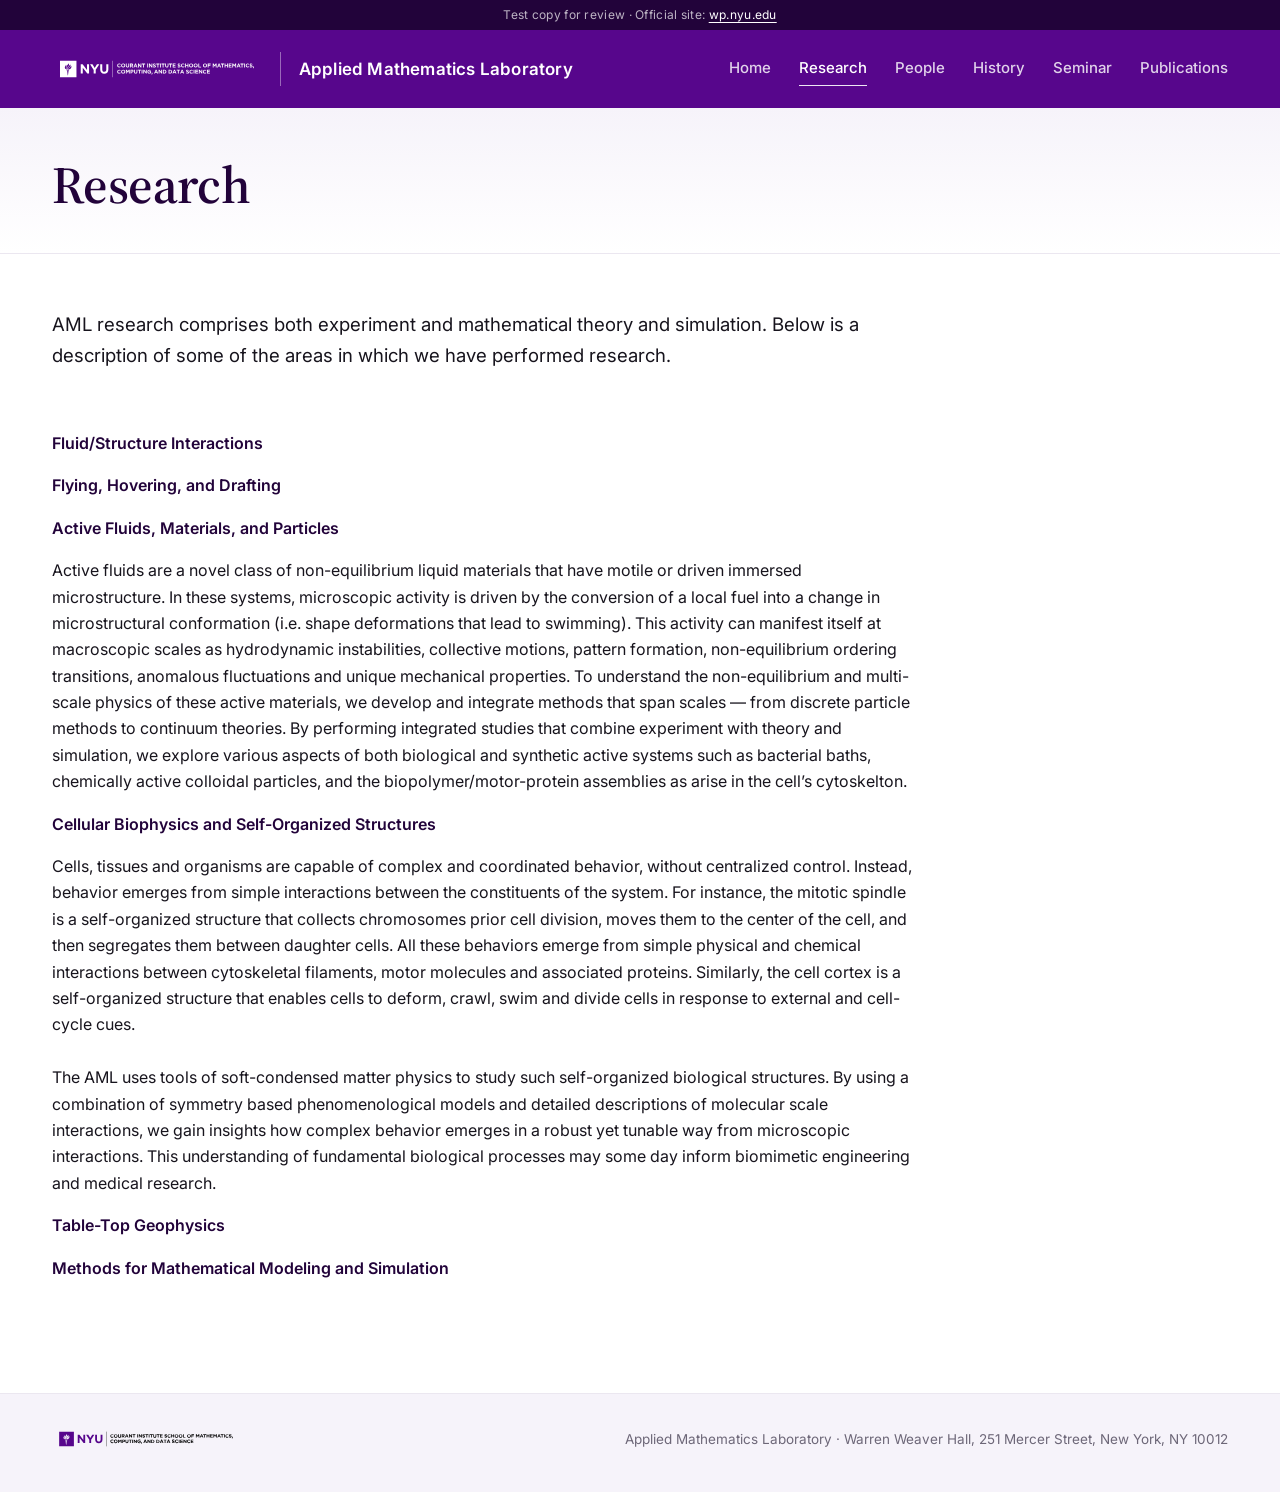
<file: research.html>
<!doctype html>
<html lang="en">
<head>
<meta charset="utf-8">
<meta name="viewport" content="width=device-width, initial-scale=1">
<meta name="robots" content="noindex, nofollow">
<title>Research | Applied Mathematics Laboratory</title>
<link rel="preconnect" href="https://fonts.googleapis.com"><link rel="preconnect" href="https://fonts.gstatic.com" crossorigin><link href="https://fonts.googleapis.com/css2?family=Inter:wght@400;500;600;700&family=Source+Serif+4:opsz,wght@8..60,400;8..60,600&display=swap" rel="stylesheet">
<link rel="stylesheet" href="assets/site.css">
</head>
<body class="page-research">
<div class="testbar">Test copy for review · Official site: <a href="https://wp.nyu.edu/courantinstituteofmathematicalsciences-aml/">wp.nyu.edu</a></div>
<header class="site"><div class="wrap bar">
<a class="brand" href="index.html"><img src="assets/logos/NYUCourant_Long-White.svg" alt="NYU Courant"><span class="sep"></span><span class="lab">Applied Mathematics Laboratory</span></a>
<nav class="main"><a href="index.html">Home</a><a href="research.html" aria-current="page" class="on">Research</a><a href="people.html">People</a><a href="history.html">History</a><a href="seminar.html">Seminar</a><a href="publications.html">Publications</a></nav>
</div></header>
<div class="page-head"><div class="wrap"><h1>Research</h1></div></div>
<main class="wrap content">
<p><span style="font-size: 14pt;">AML research comprises both experiment and mathematical theory and simulation. Below is a description of some of the areas in which we have performed research.</span></p>
<p>&nbsp;</p>
<p><strong><b>Fluid/Structure Interactions</b></strong></p>
<p><b>Flying, Hovering, and Drafting</b></p>
<p><b>Active Fluids, Materials, and Particles</b></p>
<p>Active fluids are a novel class of non-equilibrium liquid materials that have motile or driven immersed microstructure. In these systems, microscopic activity is driven by the conversion of a local fuel into a change in microstructural conformation (i.e. shape deformations that lead to swimming). This activity can manifest itself at macroscopic scales as hydrodynamic instabilities, collective motions, pattern formation, non-equilibrium ordering transitions, anomalous fluctuations and unique mechanical properties. To understand the non-equilibrium and multi-scale physics of these active materials, we develop and integrate methods that span scales &#8212; from discrete particle methods to continuum theories. By performing integrated studies that combine experiment with theory and simulation, we explore various aspects of both biological and synthetic active systems such as bacterial baths, chemically active colloidal particles, and the biopolymer/motor-protein assemblies as arise in the cell&#8217;s cytoskelton.</p>
<p><b>Cellular Biophysics and Self-Organized Structures</b></p>
<p>Cells, tissues and organisms are capable of complex and coordinated behavior, without centralized control. Instead, behavior emerges from simple interactions between the constituents of the system. For instance, the mitotic spindle is a self-organized structure that collects chromosomes prior cell division, moves them to the center of the cell, and then segregates them between daughter cells. All these behaviors emerge from simple physical and chemical interactions between cytoskeletal filaments, motor molecules and associated proteins. Similarly, the cell cortex is a self-organized structure that enables cells to deform, crawl, swim and divide cells in response to external and cell-cycle cues.<br />&nbsp;<br />The AML uses tools of soft-condensed matter physics to study such self-organized biological structures. By using a combination of symmetry based phenomenological models and detailed descriptions of molecular scale interactions, we gain insights how complex behavior emerges in a robust yet tunable way from microscopic interactions. This understanding of fundamental biological processes may some day inform biomimetic engineering and medical research.</p>
<p><b>Table-Top Geophysics</b></p>
<p><b>Methods for Mathematical Modeling and Simulation</b></p>

</main>
<footer class="site"><div class="wrap"><img src="assets/logos/NYUCourant_Long-Color.svg" alt="NYU Courant"><span>Applied Mathematics Laboratory · Warren Weaver Hall, 251 Mercer Street, New York, NY 10012</span></div></footer>
<script src="assets/site.js" defer></script>
</body>
</html>
</file>
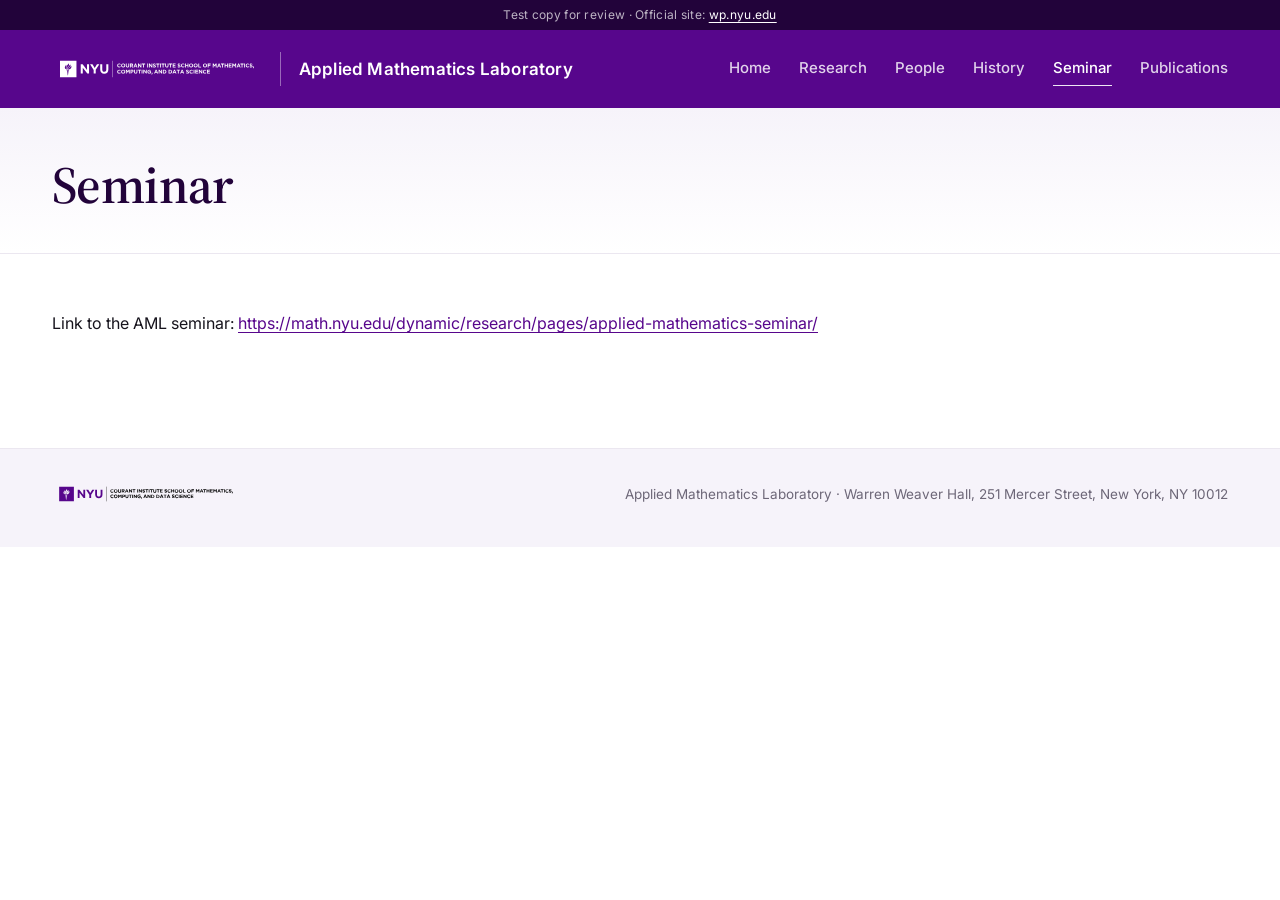
<file: seminar.html>
<!doctype html>
<html lang="en">
<head>
<meta charset="utf-8">
<meta name="viewport" content="width=device-width, initial-scale=1">
<meta name="robots" content="noindex, nofollow">
<title>Seminar | Applied Mathematics Laboratory</title>
<link rel="preconnect" href="https://fonts.googleapis.com"><link rel="preconnect" href="https://fonts.gstatic.com" crossorigin><link href="https://fonts.googleapis.com/css2?family=Inter:wght@400;500;600;700&family=Source+Serif+4:opsz,wght@8..60,400;8..60,600&display=swap" rel="stylesheet">
<link rel="stylesheet" href="assets/site.css">
</head>
<body class="page-seminar">
<div class="testbar">Test copy for review · Official site: <a href="https://wp.nyu.edu/courantinstituteofmathematicalsciences-aml/">wp.nyu.edu</a></div>
<header class="site"><div class="wrap bar">
<a class="brand" href="index.html"><img src="assets/logos/NYUCourant_Long-White.svg" alt="NYU Courant"><span class="sep"></span><span class="lab">Applied Mathematics Laboratory</span></a>
<nav class="main"><a href="index.html">Home</a><a href="research.html">Research</a><a href="people.html">People</a><a href="history.html">History</a><a href="seminar.html" aria-current="page" class="on">Seminar</a><a href="publications.html">Publications</a></nav>
</div></header>
<div class="page-head"><div class="wrap"><h1>Seminar</h1></div></div>
<main class="wrap content">
<p>Link to the AML seminar: <a href="https://math.nyu.edu/dynamic/research/pages/applied-mathematics-seminar/">https://math.nyu.edu/dynamic/research/pages/applied-mathematics-seminar/</a></p>

</main>
<footer class="site"><div class="wrap"><img src="assets/logos/NYUCourant_Long-Color.svg" alt="NYU Courant"><span>Applied Mathematics Laboratory · Warren Weaver Hall, 251 Mercer Street, New York, NY 10012</span></div></footer>
<script src="assets/site.js" defer></script>
</body>
</html>
</file>
<file: assets/site.css>
:root {
  --purple: #57068c;
  --violet: #8a4fc4;
  --deep: #22033a;
  --ink: #17141d;
  --ink-2: #3a3542;
  --muted: #6d6778;
  --line: #ebe7f0;
  --wash: #f6f3fa;
  --bg: #ffffff;
  --serif: "Source Serif 4", "Iowan Old Style", Georgia, serif;
  --sans: "Inter", -apple-system, BlinkMacSystemFont, "Segoe UI", Helvetica, Arial, sans-serif;
}
* { box-sizing: border-box; }
html { scroll-behavior: smooth; }
@media (prefers-reduced-motion: reduce) { html { scroll-behavior: auto; } }
body { margin: 0; background: var(--bg); color: var(--ink); font: 16px/1.65 var(--sans); -webkit-font-smoothing: antialiased; text-rendering: optimizeLegibility; }
a { color: var(--purple); text-decoration-thickness: 1px; text-underline-offset: 3px; }
a:hover { color: var(--violet); }
.sr { position: absolute; width: 1px; height: 1px; overflow: hidden; clip: rect(0 0 0 0); }
.wrap { max-width: 1240px; margin: 0 auto; padding: 0 32px; }

/* ---- top bar + header ---- */
.testbar { background: var(--deep); color: rgba(255,255,255,.7); font-size: 12px; text-align: center; padding: 5px 16px; letter-spacing: .3px; }
.testbar a { color: #fff; }
header.site { background: var(--purple); color: #fff; position: relative; z-index: 2; }
header.site.over { background: transparent; }
.bar { display: flex; flex-wrap: wrap; align-items: center; justify-content: space-between; gap: 14px 40px; padding-top: 20px; padding-bottom: 20px; }
.brand { display: flex; align-items: center; gap: 18px; color: #fff; text-decoration: none; }
.brand:hover { color: #fff; }
.brand img { height: 38px; width: auto; display: block; }
.brand .sep { width: 1px; height: 34px; background: rgba(255,255,255,.4); }
.brand .lab { font: 600 17px/1.2 var(--sans); letter-spacing: .2px; }
nav.main { display: flex; flex-wrap: wrap; gap: 6px 28px; }
nav.main a { color: rgba(255,255,255,.82); text-decoration: none; font-size: 15px; font-weight: 500; padding: 4px 0; border-bottom: 1.5px solid transparent; transition: color .15s, border-color .15s; }
nav.main a:hover, nav.main a.on { color: #fff; border-bottom-color: rgba(255,255,255,.9); }

/* ---- home hero ---- */
.hero { position: relative; overflow: hidden; color: #fff; min-height: min(86vh, 760px); display: flex; flex-direction: column;
  background: radial-gradient(120% 90% at 85% 10%, #7a2bb8 0%, rgba(122,43,184,0) 55%), linear-gradient(160deg, #3a0563 0%, #57068c 45%, #2a0446 100%); }
.hero canvas { position: absolute; inset: 0; width: 100%; height: 100%; display: block; }
.hero::after { content: ""; position: absolute; inset: auto 0 0 0; height: 40%; background: linear-gradient(to bottom, rgba(34,3,58,0), rgba(34,3,58,.55)); pointer-events: none; }
.hero-text { position: relative; z-index: 2; margin-top: auto; padding-bottom: 72px; width: 100%; pointer-events: none; }
.hero-text a { pointer-events: auto; }
.eyebrow { font-size: 13px; letter-spacing: 1.6px; text-transform: uppercase; opacity: .8; margin: 0 0 18px; }
.hero h1 { font: 600 clamp(44px, 7.2vw, 96px)/0.98 var(--serif); letter-spacing: -1.2px; margin: 0 0 24px; }
.lede { font-size: clamp(17px, 1.6vw, 21px); line-height: 1.5; max-width: 640px; margin: 0 0 32px; color: rgba(255,255,255,.88); }
.cta { display: flex; flex-wrap: wrap; gap: 12px; margin: 0; }
.btn { display: inline-block; padding: 11px 22px; border-radius: 999px; background: #fff; color: var(--purple); font-weight: 600; font-size: 15px; text-decoration: none; transition: transform .15s, background .15s; }
.btn:hover { transform: translateY(-1px); color: var(--purple); }
.btn.ghost { background: rgba(255,255,255,.08); color: #fff; box-shadow: inset 0 0 0 1px rgba(255,255,255,.45); backdrop-filter: blur(4px); }
.btn.ghost:hover { background: rgba(255,255,255,.18); color: #fff; }

/* ---- page heads ---- */
.page-head { border-bottom: 1px solid var(--line); background: linear-gradient(180deg, var(--wash), #fff); }
.page-head h1 { font: 600 clamp(34px, 4.2vw, 52px)/1.1 var(--serif); letter-spacing: -.6px; color: var(--deep); margin: 0; padding: 48px 0 40px; }
main.content { padding-top: 40px; padding-bottom: 96px; overflow-wrap: anywhere; }

/* ---- WordPress content, tidied ---- */
.content img { max-width: 100%; height: auto; }
.content .alignleft, .content img[align="left"] { float: left; clear: left; margin: 4px 24px 16px 0; border-radius: 3px; }
.content .alignright, .content img[align="right"] { float: right; clear: right; margin: 4px 0 16px 24px; }
.content table { max-width: 100%; height: auto !important; border-collapse: collapse; border: 0; }
.content tr, .content td { height: auto !important; vertical-align: top; border: 0; }
.content td { padding: 4px 6px; }
.content p:empty { display: none; }
.content h2 { font-size: inherit; font-weight: normal; margin: 0; }
.content strong, .content b { color: var(--deep); font-weight: 600; }
.page-research main p, .page-history main p, .page-index main > p { max-width: 860px; }
.page-people strong { font-family: var(--serif); font-size: 24px !important; }

/* ---- home filmstrips ---- */
.strip { display: flex; gap: 6px; margin: 4px 0 36px; }
.strip figure { margin: 0; min-width: 0; overflow: hidden; border-radius: 2px; }
.strip img { display: block; width: 100%; height: auto; transition: transform .4s ease; }
.strip figure:hover img { transform: scale(1.04); }

/* ---- publications ---- */
.pub-tools { display: flex; flex-wrap: wrap; align-items: center; gap: 12px 20px; margin: 0 0 18px; }
.pub-search { flex: 1 1 420px; }
.pub-search input { width: 100%; font: 15px var(--sans); padding: 12px 16px 12px 42px; border: 1px solid var(--line); border-radius: 999px; background: var(--wash) url("data:image/svg+xml,%3Csvg xmlns='http://www.w3.org/2000/svg' width='16' height='16' fill='none' stroke='%236d6778' stroke-width='2'%3E%3Ccircle cx='7' cy='7' r='5'/%3E%3Cpath d='m11 11 4 4'/%3E%3C/svg%3E") no-repeat 16px 50%; color: var(--ink); outline: none; transition: border-color .15s, background-color .15s; }
.pub-search input:focus { border-color: var(--violet); background-color: #fff; }
.pub-count { color: var(--muted); font-size: 14px; font-variant-numeric: tabular-nums; }
.pub-jump { position: sticky; top: 0; z-index: 5; display: flex; flex-wrap: wrap; gap: 2px 4px; padding: 10px 0; margin: 0 0 8px; background: rgba(255,255,255,.92); backdrop-filter: blur(8px); border-bottom: 1px solid var(--line); }
.pub-jump a { font-size: 13px; padding: 3px 9px; border-radius: 999px; color: var(--muted); text-decoration: none; font-variant-numeric: tabular-nums; transition: background .15s, color .15s; }
.pub-jump a:hover { background: var(--wash); color: var(--purple); }
.pub-jump a.on { background: var(--purple); color: #fff; }
.pub-year { scroll-margin-top: 64px; }
.year-label { display: flex; align-items: center; gap: 20px; margin: 56px 0 4px; font: 600 40px/1 var(--serif) !important; color: var(--purple); letter-spacing: -.5px; }
.year-label::after { content: ""; flex: 1; height: 1px; background: var(--line); }
.pub { display: grid; grid-template-columns: minmax(0, 46fr) minmax(0, 54fr); gap: 56px; align-items: start; padding: 44px 0; }
.pub + .pub { border-top: 1px solid transparent; }
.pub-fig { display: flex; justify-content: center; align-items: flex-start; }
.pub-fig img { display: block; width: auto; max-width: 100%; height: auto; max-height: 460px; object-fit: contain; transition: transform .5s cubic-bezier(.2,.7,.2,1); }
.pub-fig.tall img { max-height: 520px; }
.pub:hover .pub-fig img { transform: scale(1.015); }
.pub-fig.none { aspect-ratio: 16 / 10; border-radius: 6px; background: radial-gradient(80% 80% at 30% 30%, #efe6f8, #f8f5fb 70%); align-items: center; }
.pub-fig.none span { font: 600 64px/1 var(--serif); color: rgba(87,6,140,.14); }
.pub-num { font-size: 12px; letter-spacing: 1.4px; color: var(--muted); font-variant-numeric: tabular-nums; margin: 2px 0 10px; }
.pub-num::before { content: "No. "; }
.pub-title { font: 600 24px/1.28 var(--serif) !important; letter-spacing: -.2px; margin: 0 0 14px !important; }
.pub-title a { color: var(--ink); text-decoration: none; background: linear-gradient(var(--violet), var(--violet)) 0 100% / 0 1px no-repeat; transition: background-size .3s, color .15s; }
.pub-title a:hover { color: var(--purple); background-size: 100% 1px; }
.pub-authors { margin: 0 0 4px; color: var(--ink-2); font-size: 15.5px; }
.pub-venue { margin: 0 0 18px; color: var(--muted); font-size: 15px; }
.pub-links { display: flex; flex-wrap: wrap; gap: 8px; margin: 0 0 14px; }
.chip { display: inline-flex; align-items: center; gap: 6px; font-size: 13px; font-weight: 600; letter-spacing: .4px; padding: 6px 14px; border-radius: 999px; color: var(--purple); text-decoration: none; box-shadow: inset 0 0 0 1px #d9c9ea; transition: background .15s, color .15s, box-shadow .15s; }
.chip:first-child { background: var(--purple); color: #fff; box-shadow: none; }
.chip:first-child::after { content: "↗"; font-size: 12px; opacity: .8; }
.chip:hover { background: var(--violet); color: #fff; box-shadow: none; }
.folds { display: flex; flex-direction: column; gap: 2px; }
.fold summary { list-style: none; cursor: pointer; display: inline-flex; align-items: center; gap: 8px; width: max-content; font-size: 14px; font-weight: 600; color: var(--purple); padding: 4px 0; }
.fold summary::-webkit-details-marker { display: none; }
.fold summary::before { content: ""; width: 7px; height: 7px; border-right: 1.5px solid currentColor; border-bottom: 1.5px solid currentColor; transform: rotate(-45deg); transition: transform .2s; margin-right: 2px; }
.fold[open] summary::before { transform: rotate(45deg); }
.fold-body { padding: 6px 0 10px 17px; border-left: 2px solid var(--line); margin: 4px 0 6px 3px; }
.fold-body p { margin: 0 0 8px; font-size: 15px; line-height: 1.65; color: var(--ink-2); }
.fold-body.related p { font-size: 14px; }
.fold-body img { display: none !important; }

/* ---- footer ---- */
footer.site { border-top: 1px solid var(--line); background: var(--wash); color: var(--muted); font-size: 13.5px; }
footer.site .wrap { display: flex; flex-wrap: wrap; align-items: center; justify-content: space-between; gap: 12px 24px; padding-top: 28px; padding-bottom: 36px; }
footer.site img { height: 34px; width: auto; display: block; }

@media (max-width: 900px) {
  .pub { grid-template-columns: 1fr; gap: 22px; padding: 32px 0; }
  .pub-fig { justify-content: flex-start; }
  .pub-fig img { max-height: 360px; }
}
@media (max-width: 640px) {
  .wrap { padding: 0 16px; }
  .brand img { height: 28px; }
  .brand .sep { height: 26px; }
  .brand .lab { font-size: 14px; }
  nav.main { gap: 4px 18px; }
  .hero { min-height: 78vh; }
  .hero-text { padding-bottom: 44px; }
  .page-head h1 { padding: 30px 0 26px; }
  .year-label { font-size: 30px !important; margin-top: 40px; }
  .pub-jump { flex-wrap: nowrap; overflow-x: auto; scrollbar-width: none; -webkit-mask-image: linear-gradient(to right, #000 85%, transparent); }
  .pub-jump::-webkit-scrollbar { display: none; }
  .pub-jump a { flex: 0 0 auto; }
  nav.main { flex-wrap: nowrap; overflow-x: auto; scrollbar-width: none; width: 100%; }
  nav.main::-webkit-scrollbar { display: none; }
  .pub-title { font-size: 20px !important; }
  .strip { overflow-x: auto; scroll-snap-type: x mandatory; }
  .strip figure { flex: 0 0 auto !important; scroll-snap-align: start; }
  .strip img { height: 110px; width: auto; }
  .content .alignleft, .content .alignright, .content img[align] { float: none; display: block; margin: 0 0 12px; width: auto !important; }
  .content table, .content tbody, .content tr, .content td { display: block; width: 100% !important; }
  .content td:empty { display: none; }
}
</file>
